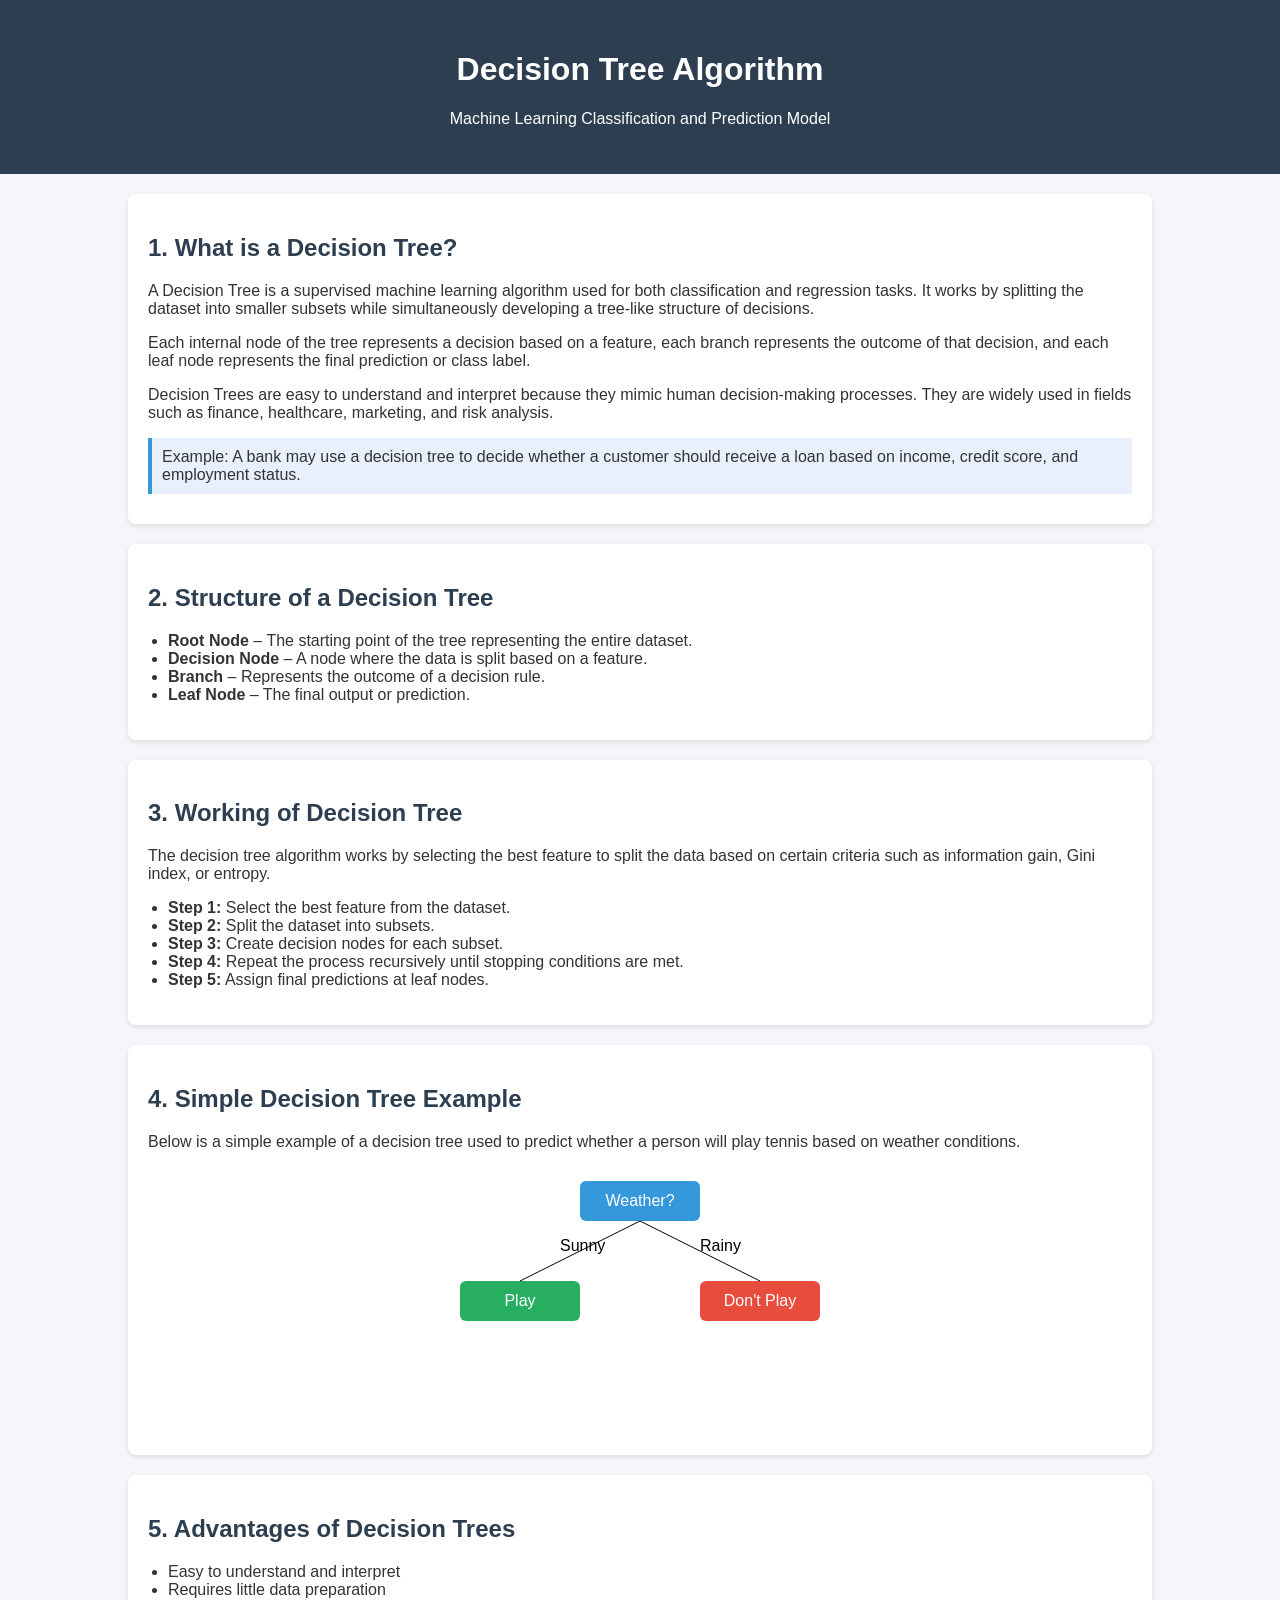
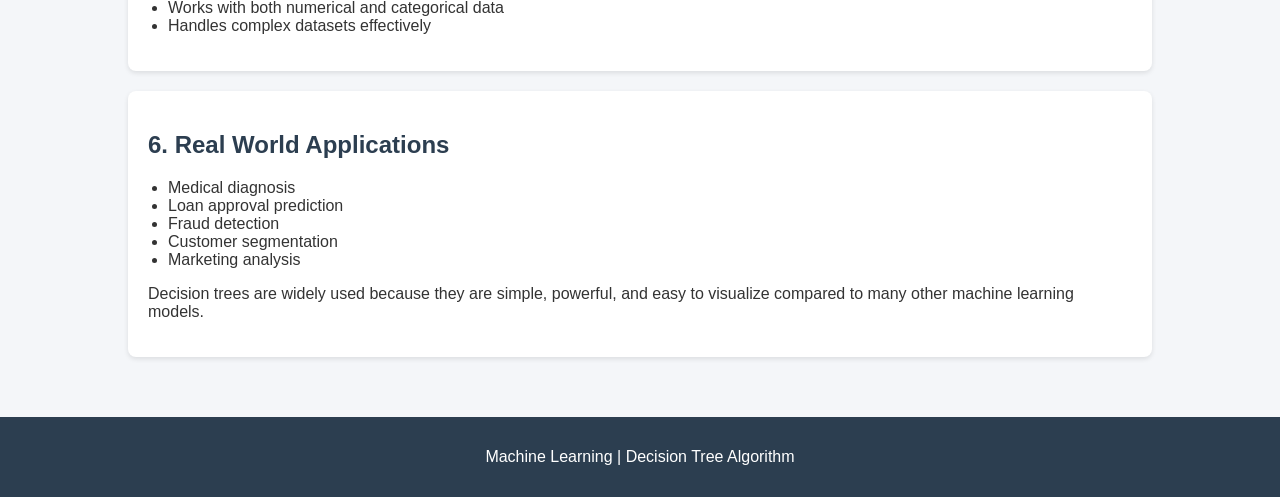
<file: decisiontree.html>
<!DOCTYPE html>
<html lang="en">
<head>
<meta charset="UTF-8">
<meta name="viewport" content="width=device-width, initial-scale=1.0">
<title>Decision Tree</title>

<style>

body{
    font-family: Arial, Helvetica, sans-serif;
    margin:0;
    background:#f4f6f9;
    color:#333;
}

header{
    background:#2c3e50;
    color:white;
    text-align:center;
    padding:30px;
}

.container{
    width:80%;
    margin:auto;
    padding:20px;
}

.section{
    background:white;
    padding:20px;
    margin-bottom:20px;
    border-radius:8px;
    box-shadow:0 2px 5px rgba(0,0,0,0.1);
}

h2{
    color:#2c3e50;
}

ul{
    padding-left:20px;
}

.highlight{
    background:#e8f0fe;
    padding:10px;
    border-left:4px solid #3498db;
    margin:10px 0;
}

.tree{
    text-align:center;
    margin-top:20px;
}

footer{
    text-align:center;
    padding:15px;
    background:#2c3e50;
    color:white;
    margin-top:20px;
}

</style>
</head>

<body>

<header>
<h1>Decision Tree Algorithm</h1>
<p>Machine Learning Classification and Prediction Model</p>
</header>

<div class="container">

<div class="section">
<h2>1. What is a Decision Tree?</h2>

<p>
A Decision Tree is a supervised machine learning algorithm used for both
classification and regression tasks. It works by splitting the dataset
into smaller subsets while simultaneously developing a tree-like structure
of decisions.
</p>

<p>
Each internal node of the tree represents a decision based on a feature,
each branch represents the outcome of that decision, and each leaf node
represents the final prediction or class label.
</p>

<p>
Decision Trees are easy to understand and interpret because they mimic
human decision-making processes. They are widely used in fields such as
finance, healthcare, marketing, and risk analysis.
</p>

<div class="highlight">
Example: A bank may use a decision tree to decide whether a customer
should receive a loan based on income, credit score, and employment status.
</div>

</div>


<div class="section">
<h2>2. Structure of a Decision Tree</h2>

<ul>
<li><b>Root Node</b> – The starting point of the tree representing the entire dataset.</li>
<li><b>Decision Node</b> – A node where the data is split based on a feature.</li>
<li><b>Branch</b> – Represents the outcome of a decision rule.</li>
<li><b>Leaf Node</b> – The final output or prediction.</li>
</ul>

</div>


<div class="section">
<h2>3. Working of Decision Tree</h2>

<p>
The decision tree algorithm works by selecting the best feature to split
the data based on certain criteria such as information gain, Gini index,
or entropy.
</p>

<ul>
<li><b>Step 1:</b> Select the best feature from the dataset.</li>
<li><b>Step 2:</b> Split the dataset into subsets.</li>
<li><b>Step 3:</b> Create decision nodes for each subset.</li>
<li><b>Step 4:</b> Repeat the process recursively until stopping conditions are met.</li>
<li><b>Step 5:</b> Assign final predictions at leaf nodes.</li>
</ul>

</div>


<div class="section">
<h2>4. Simple Decision Tree Example</h2>

<p>
Below is a simple example of a decision tree used to predict whether a
person will play tennis based on weather conditions.
</p>

<div class="tree">

<svg width="500" height="260">

<!-- Root -->
<rect x="190" y="10" width="120" height="40" fill="#3498db" rx="6"/>
<text x="250" y="35" text-anchor="middle" fill="white">Weather?</text>

<!-- Left Node -->
<rect x="70" y="110" width="120" height="40" fill="#27ae60" rx="6"/>
<text x="130" y="135" text-anchor="middle" fill="white">Play</text>

<!-- Right Node -->
<rect x="310" y="110" width="120" height="40" fill="#e74c3c" rx="6"/>
<text x="370" y="135" text-anchor="middle" fill="white">Don't Play</text>

<!-- Lines -->
<line x1="250" y1="50" x2="130" y2="110" stroke="black"/>
<line x1="250" y1="50" x2="370" y2="110" stroke="black"/>

<!-- Labels -->
<text x="170" y="80">Sunny</text>
<text x="310" y="80">Rainy</text>

</svg>

</div>

</div>


<div class="section">
<h2>5. Advantages of Decision Trees</h2>

<ul>
<li>Easy to understand and interpret</li>
<li>Requires little data preparation</li>
<li>Works with both numerical and categorical data</li>
<li>Handles complex datasets effectively</li>
</ul>

</div>


<div class="section">
<h2>6. Real World Applications</h2>

<ul>
<li>Medical diagnosis</li>
<li>Loan approval prediction</li>
<li>Fraud detection</li>
<li>Customer segmentation</li>
<li>Marketing analysis</li>
</ul>

<p>
Decision trees are widely used because they are simple, powerful,
and easy to visualize compared to many other machine learning models.
</p>

</div>


</div>

<footer>
<p>Machine Learning | Decision Tree Algorithm</p>
</footer>

</body>
</html>
</file>
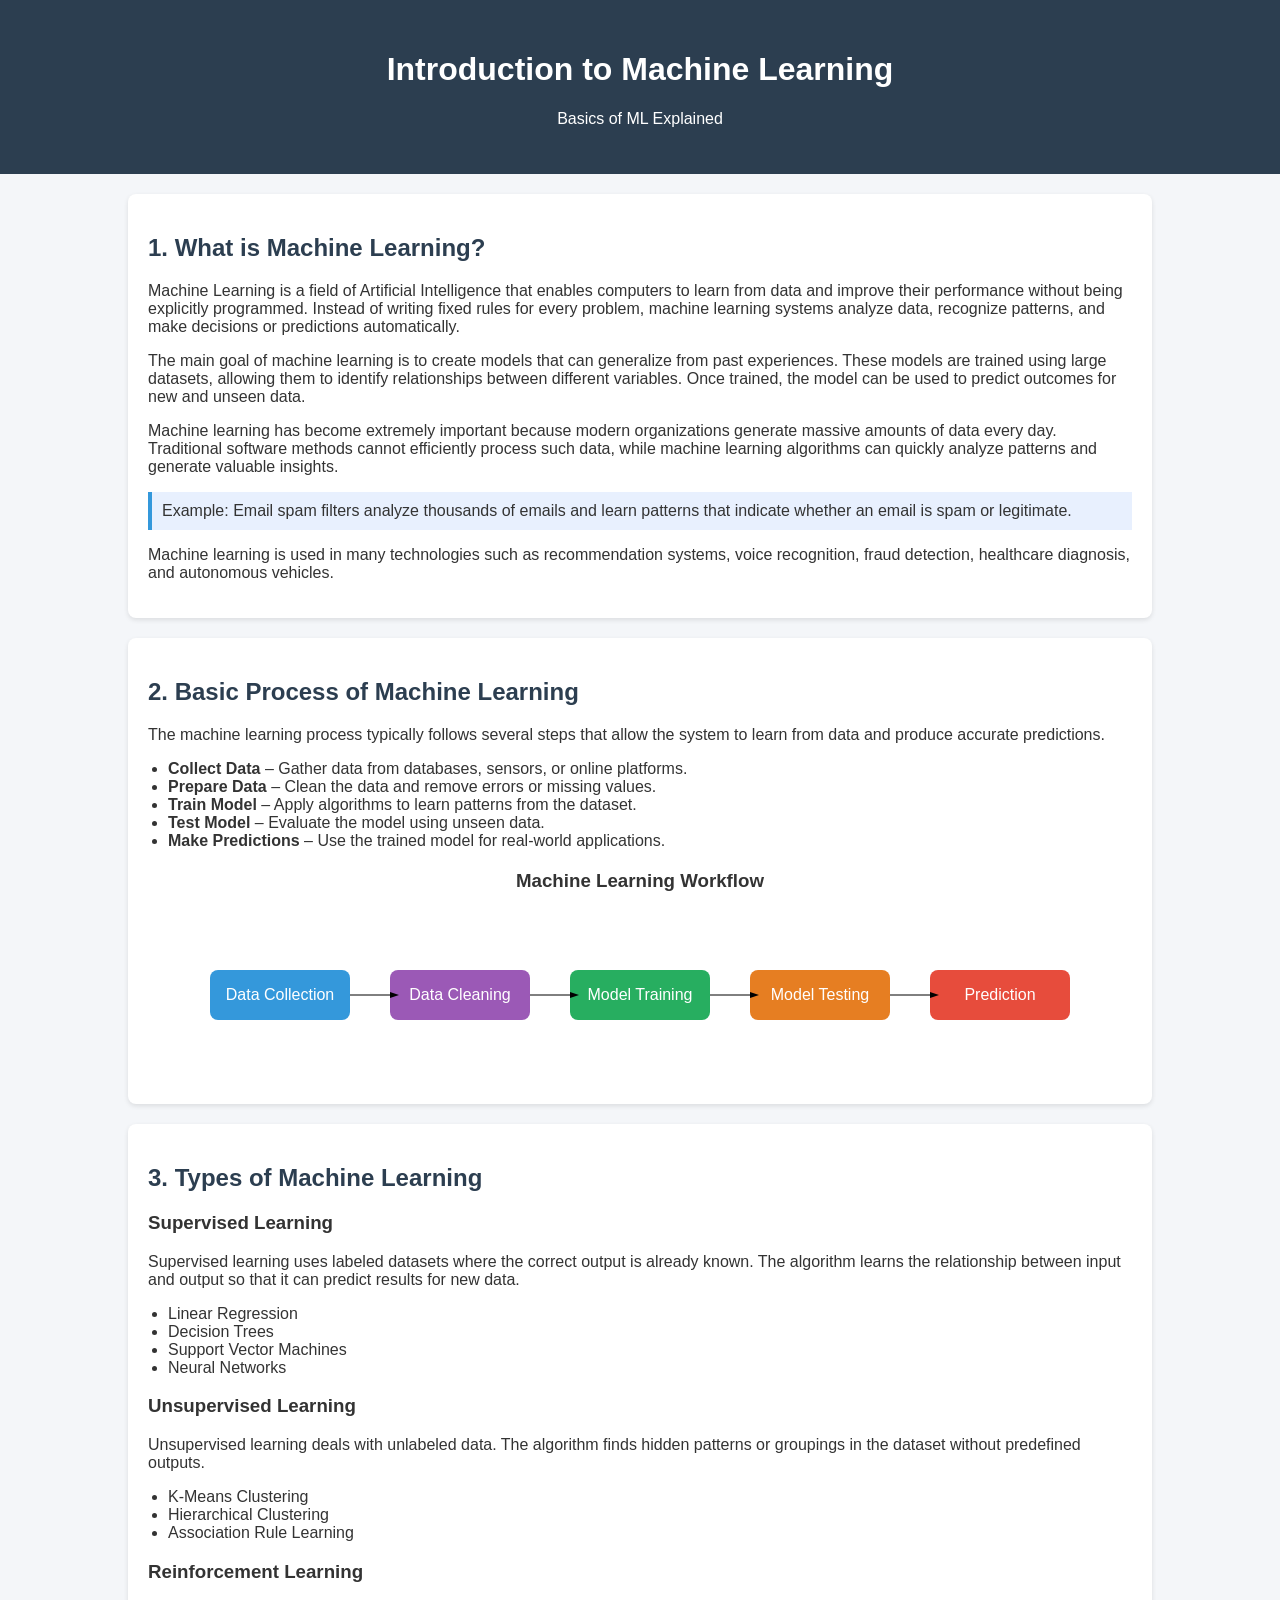
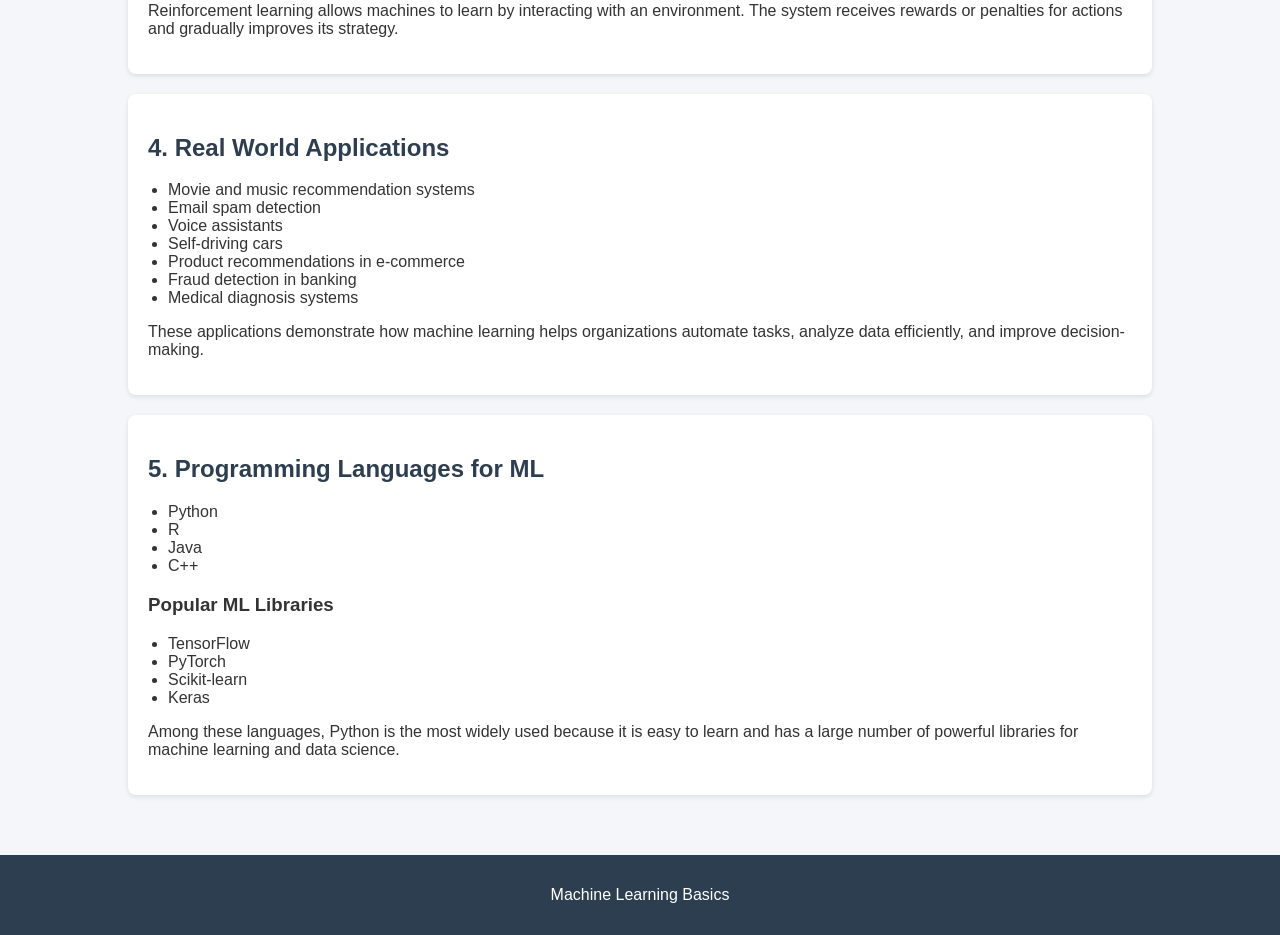
<file: introtoml.html>
<!DOCTYPE html>
<html lang="en">
<head>
<meta charset="UTF-8">
<meta name="viewport" content="width=device-width, initial-scale=1.0">
<title>Introduction to Machine Learning</title>

<style>
body{
    font-family: Arial, Helvetica, sans-serif;
    margin:0;
    background:#f4f6f9;
    color:#333;
}

header{
    background:#2c3e50;
    color:white;
    text-align:center;
    padding:30px;
}

.container{
    width:80%;
    margin:auto;
    padding:20px;
}

.section{
    background:white;
    padding:20px;
    margin-bottom:20px;
    border-radius:8px;
    box-shadow:0 2px 5px rgba(0,0,0,0.1);
}

h2{
    color:#2c3e50;
}

ul{
    padding-left:20px;
}

.highlight{
    background:#e8f0fe;
    padding:10px;
    border-left:4px solid #3498db;
    margin:10px 0;
}

.workflow{
    text-align:center;
    margin-top:20px;
}

footer{
    text-align:center;
    padding:15px;
    background:#2c3e50;
    color:white;
    margin-top:20px;
}
</style>
</head>

<body>

<header>
<h1>Introduction to Machine Learning</h1>
<p>Basics of ML Explained</p>
</header>

<div class="container">

<div class="section">
<h2>1. What is Machine Learning?</h2>

<p>
Machine Learning is a field of Artificial Intelligence that enables computers to learn from data
and improve their performance without being explicitly programmed. Instead of writing fixed rules
for every problem, machine learning systems analyze data, recognize patterns, and make decisions
or predictions automatically.
</p>

<p>
The main goal of machine learning is to create models that can generalize from past experiences.
These models are trained using large datasets, allowing them to identify relationships between
different variables. Once trained, the model can be used to predict outcomes for new and unseen data.
</p>

<p>
Machine learning has become extremely important because modern organizations generate massive
amounts of data every day. Traditional software methods cannot efficiently process such data,
while machine learning algorithms can quickly analyze patterns and generate valuable insights.
</p>

<div class="highlight">
Example: Email spam filters analyze thousands of emails and learn patterns
that indicate whether an email is spam or legitimate.
</div>

<p>
Machine learning is used in many technologies such as recommendation systems,
voice recognition, fraud detection, healthcare diagnosis, and autonomous vehicles.
</p>

</div>


<div class="section">
<h2>2. Basic Process of Machine Learning</h2>

<p>
The machine learning process typically follows several steps that allow the system
to learn from data and produce accurate predictions.
</p>

<ul>
<li><b>Collect Data</b> – Gather data from databases, sensors, or online platforms.</li>
<li><b>Prepare Data</b> – Clean the data and remove errors or missing values.</li>
<li><b>Train Model</b> – Apply algorithms to learn patterns from the dataset.</li>
<li><b>Test Model</b> – Evaluate the model using unseen data.</li>
<li><b>Make Predictions</b> – Use the trained model for real-world applications.</li>
</ul>

<div class="workflow">

<h3>Machine Learning Workflow</h3>

<svg width="900" height="170">

<rect x="20" y="60" width="140" height="50" fill="#3498db" rx="8"/>
<text x="90" y="90" fill="white" text-anchor="middle">Data Collection</text>

<rect x="200" y="60" width="140" height="50" fill="#9b59b6" rx="8"/>
<text x="270" y="90" fill="white" text-anchor="middle">Data Cleaning</text>

<rect x="380" y="60" width="140" height="50" fill="#27ae60" rx="8"/>
<text x="450" y="90" fill="white" text-anchor="middle">Model Training</text>

<rect x="560" y="60" width="140" height="50" fill="#e67e22" rx="8"/>
<text x="630" y="90" fill="white" text-anchor="middle">Model Testing</text>

<rect x="740" y="60" width="140" height="50" fill="#e74c3c" rx="8"/>
<text x="810" y="90" fill="white" text-anchor="middle">Prediction</text>

<line x1="160" y1="85" x2="200" y2="85" stroke="black" marker-end="url(#arrow)"/>
<line x1="340" y1="85" x2="380" y2="85" stroke="black" marker-end="url(#arrow)"/>
<line x1="520" y1="85" x2="560" y2="85" stroke="black" marker-end="url(#arrow)"/>
<line x1="700" y1="85" x2="740" y2="85" stroke="black" marker-end="url(#arrow)"/>

<defs>
<marker id="arrow" markerWidth="10" markerHeight="10" refX="0" refY="3"
orient="auto" markerUnits="strokeWidth">
<path d="M0,0 L0,6 L9,3 z" fill="#000"/>
</marker>
</defs>

</svg>

</div>

</div>


<div class="section">
<h2>3. Types of Machine Learning</h2>

<h3>Supervised Learning</h3>
<p>
Supervised learning uses labeled datasets where the correct output is already known.
The algorithm learns the relationship between input and output so that it can predict
results for new data.
</p>

<ul>
<li>Linear Regression</li>
<li>Decision Trees</li>
<li>Support Vector Machines</li>
<li>Neural Networks</li>
</ul>


<h3>Unsupervised Learning</h3>
<p>
Unsupervised learning deals with unlabeled data. The algorithm finds hidden patterns
or groupings in the dataset without predefined outputs.
</p>

<ul>
<li>K-Means Clustering</li>
<li>Hierarchical Clustering</li>
<li>Association Rule Learning</li>
</ul>


<h3>Reinforcement Learning</h3>
<p>
Reinforcement learning allows machines to learn by interacting with an environment.
The system receives rewards or penalties for actions and gradually improves its strategy.
</p>

</div>


<div class="section">
<h2>4. Real World Applications</h2>

<ul>
<li>Movie and music recommendation systems</li>
<li>Email spam detection</li>
<li>Voice assistants</li>
<li>Self-driving cars</li>
<li>Product recommendations in e-commerce</li>
<li>Fraud detection in banking</li>
<li>Medical diagnosis systems</li>
</ul>

<p>
These applications demonstrate how machine learning helps organizations automate
tasks, analyze data efficiently, and improve decision-making.
</p>

</div>


<div class="section">
<h2>5. Programming Languages for ML</h2>

<ul>
<li>Python</li>
<li>R</li>
<li>Java</li>
<li>C++</li>
</ul>

<h3>Popular ML Libraries</h3>

<ul>
<li>TensorFlow</li>
<li>PyTorch</li>
<li>Scikit-learn</li>
<li>Keras</li>
</ul>

<p>
Among these languages, Python is the most widely used because it is easy to learn
and has a large number of powerful libraries for machine learning and data science.
</p>

</div>

</div>


<footer>
<p>Machine Learning Basics</p>
</footer>

</body>
</html>
</file>
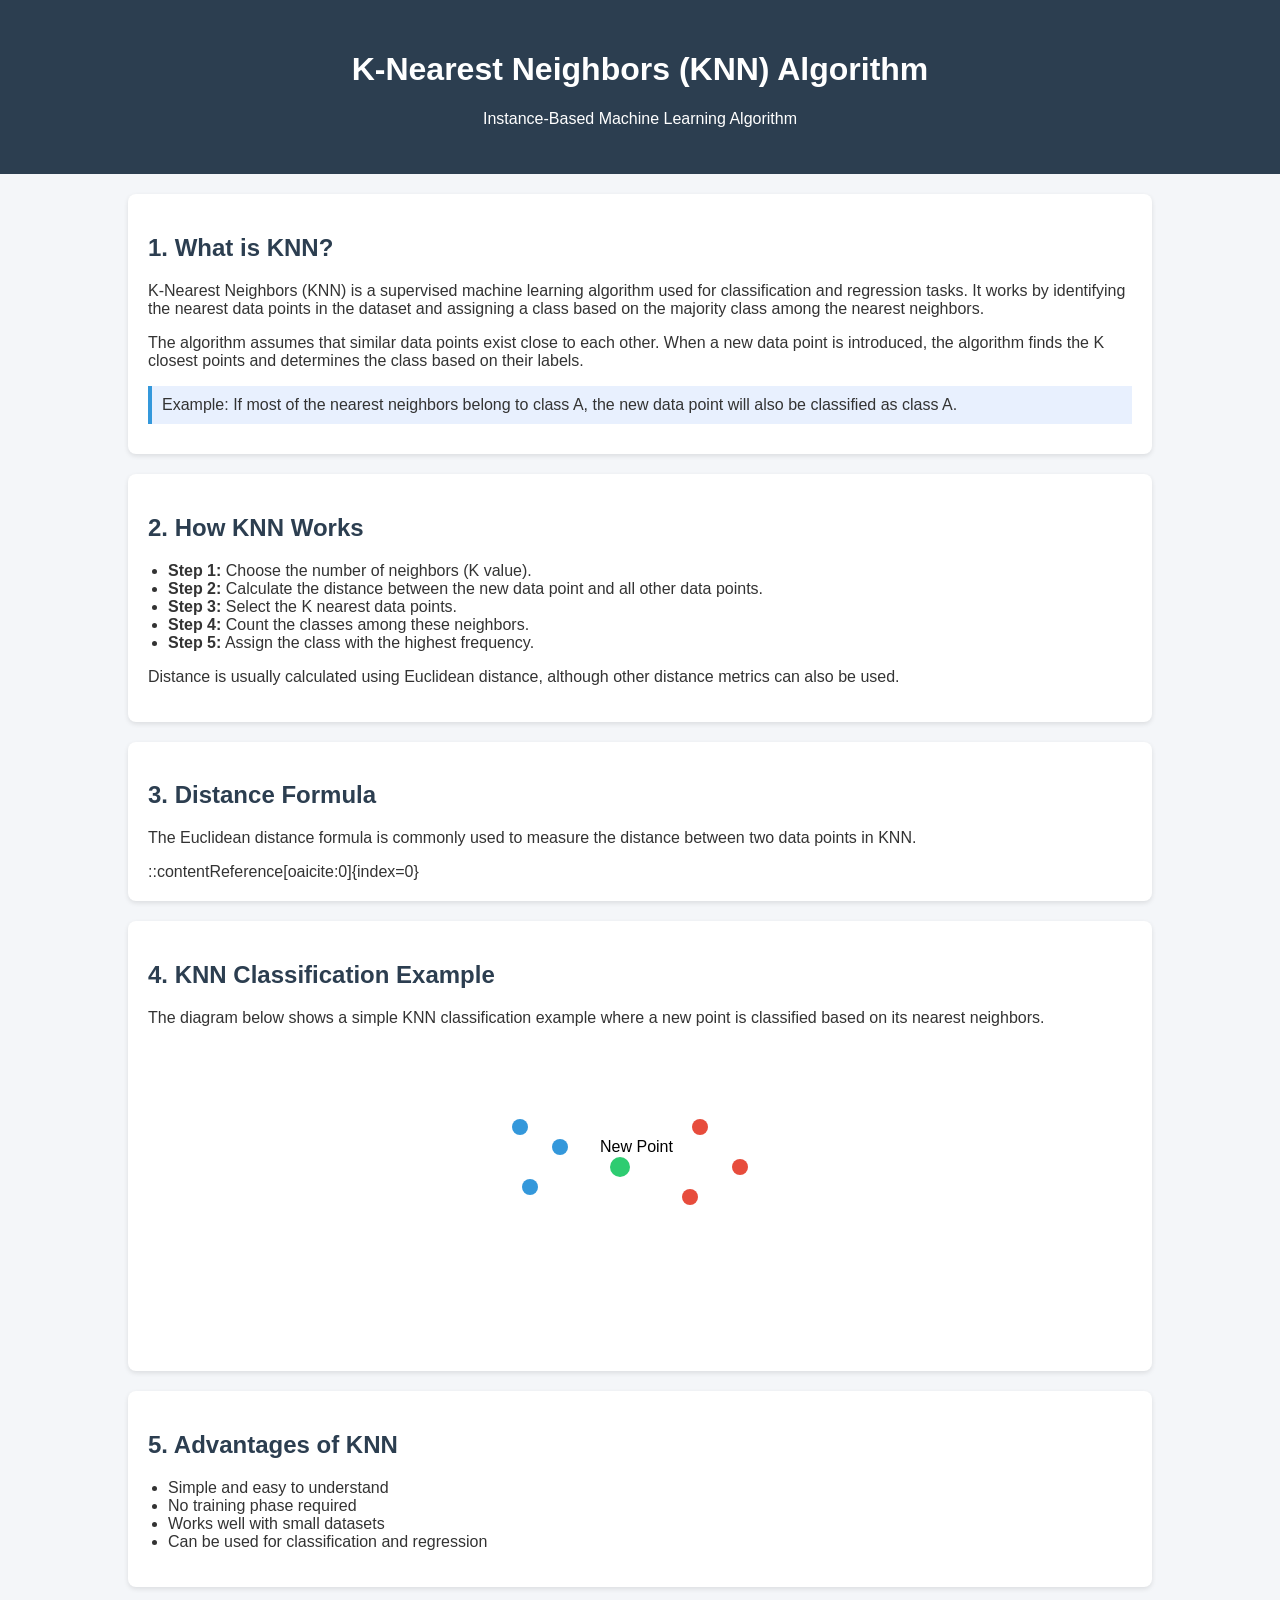
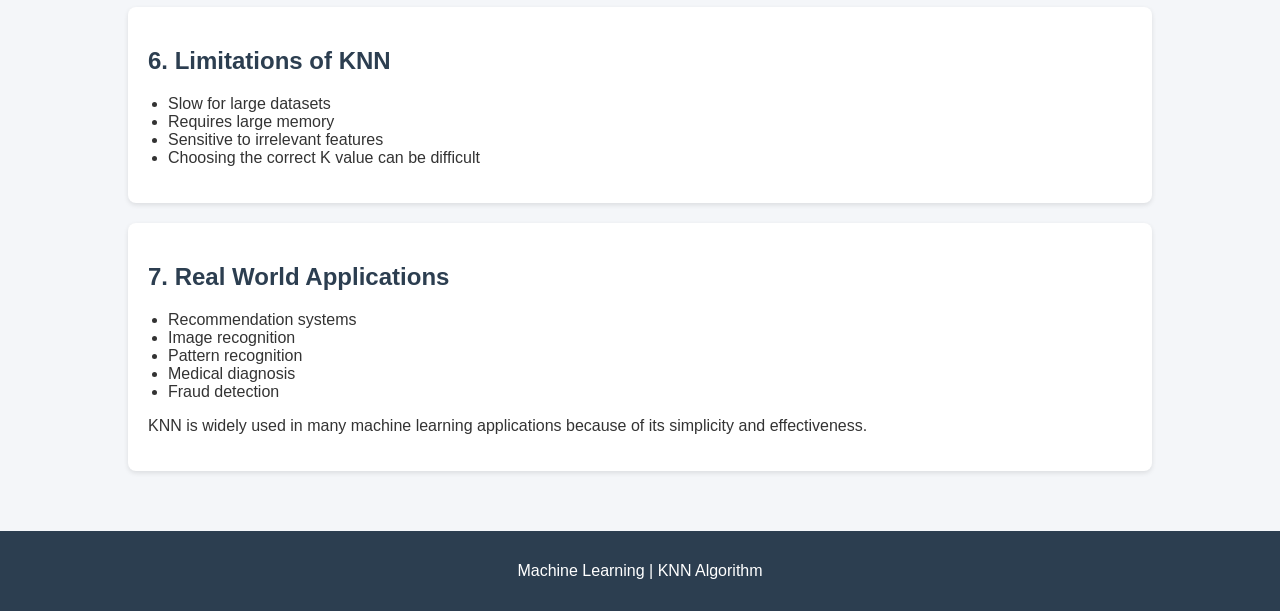
<file: knn.html>
<!DOCTYPE html>
<html lang="en">
<head>
<meta charset="UTF-8">
<meta name="viewport" content="width=device-width, initial-scale=1.0">
<title>K-Nearest Neighbors (KNN) Algorithm</title>

<style>

body{
    font-family: Arial, Helvetica, sans-serif;
    margin:0;
    background:#f4f6f9;
    color:#333;
}

header{
    background:#2c3e50;
    color:white;
    text-align:center;
    padding:30px;
}

.container{
    width:80%;
    margin:auto;
    padding:20px;
}

.section{
    background:white;
    padding:20px;
    margin-bottom:20px;
    border-radius:8px;
    box-shadow:0 2px 5px rgba(0,0,0,0.1);
}

h2{
    color:#2c3e50;
}

ul{
    padding-left:20px;
}

.highlight{
    background:#e8f0fe;
    padding:10px;
    border-left:4px solid #3498db;
    margin:10px 0;
}

.diagram{
    text-align:center;
    margin-top:20px;
}

footer{
    text-align:center;
    padding:15px;
    background:#2c3e50;
    color:white;
    margin-top:20px;
}

</style>
</head>

<body>

<header>
<h1>K-Nearest Neighbors (KNN) Algorithm</h1>
<p>Instance-Based Machine Learning Algorithm</p>
</header>

<div class="container">

<div class="section">
<h2>1. What is KNN?</h2>

<p>
K-Nearest Neighbors (KNN) is a supervised machine learning algorithm used
for classification and regression tasks. It works by identifying the
nearest data points in the dataset and assigning a class based on the
majority class among the nearest neighbors.
</p>

<p>
The algorithm assumes that similar data points exist close to each other.
When a new data point is introduced, the algorithm finds the K closest
points and determines the class based on their labels.
</p>

<div class="highlight">
Example: If most of the nearest neighbors belong to class A,
the new data point will also be classified as class A.
</div>

</div>


<div class="section">
<h2>2. How KNN Works</h2>

<ul>
<li><b>Step 1:</b> Choose the number of neighbors (K value).</li>
<li><b>Step 2:</b> Calculate the distance between the new data point and all other data points.</li>
<li><b>Step 3:</b> Select the K nearest data points.</li>
<li><b>Step 4:</b> Count the classes among these neighbors.</li>
<li><b>Step 5:</b> Assign the class with the highest frequency.</li>
</ul>

<p>
Distance is usually calculated using Euclidean distance,
although other distance metrics can also be used.
</p>

</div>


<div class="section">
<h2>3. Distance Formula</h2>

<p>
The Euclidean distance formula is commonly used to measure the distance
between two data points in KNN.
</p>


::contentReference[oaicite:0]{index=0}


</div>


<div class="section">
<h2>4. KNN Classification Example</h2>

<p>
The diagram below shows a simple KNN classification example where
a new point is classified based on its nearest neighbors.
</p>

<div class="diagram">

<svg width="400" height="300">

<!-- Class A -->
<circle cx="80" cy="80" r="8" fill="#3498db"/>
<circle cx="120" cy="100" r="8" fill="#3498db"/>
<circle cx="90" cy="140" r="8" fill="#3498db"/>

<!-- Class B -->
<circle cx="260" cy="80" r="8" fill="#e74c3c"/>
<circle cx="300" cy="120" r="8" fill="#e74c3c"/>
<circle cx="250" cy="150" r="8" fill="#e74c3c"/>

<!-- New Point -->
<circle cx="180" cy="120" r="10" fill="#2ecc71"/>

<text x="160" y="105">New Point</text>

</svg>

</div>

</div>


<div class="section">
<h2>5. Advantages of KNN</h2>

<ul>
<li>Simple and easy to understand</li>
<li>No training phase required</li>
<li>Works well with small datasets</li>
<li>Can be used for classification and regression</li>
</ul>

</div>


<div class="section">
<h2>6. Limitations of KNN</h2>

<ul>
<li>Slow for large datasets</li>
<li>Requires large memory</li>
<li>Sensitive to irrelevant features</li>
<li>Choosing the correct K value can be difficult</li>
</ul>

</div>


<div class="section">
<h2>7. Real World Applications</h2>

<ul>
<li>Recommendation systems</li>
<li>Image recognition</li>
<li>Pattern recognition</li>
<li>Medical diagnosis</li>
<li>Fraud detection</li>
</ul>

<p>
KNN is widely used in many machine learning applications
because of its simplicity and effectiveness.
</p>

</div>


</div>

<footer>
<p>Machine Learning | KNN Algorithm</p>
</footer>

</body>
</html>
</file>
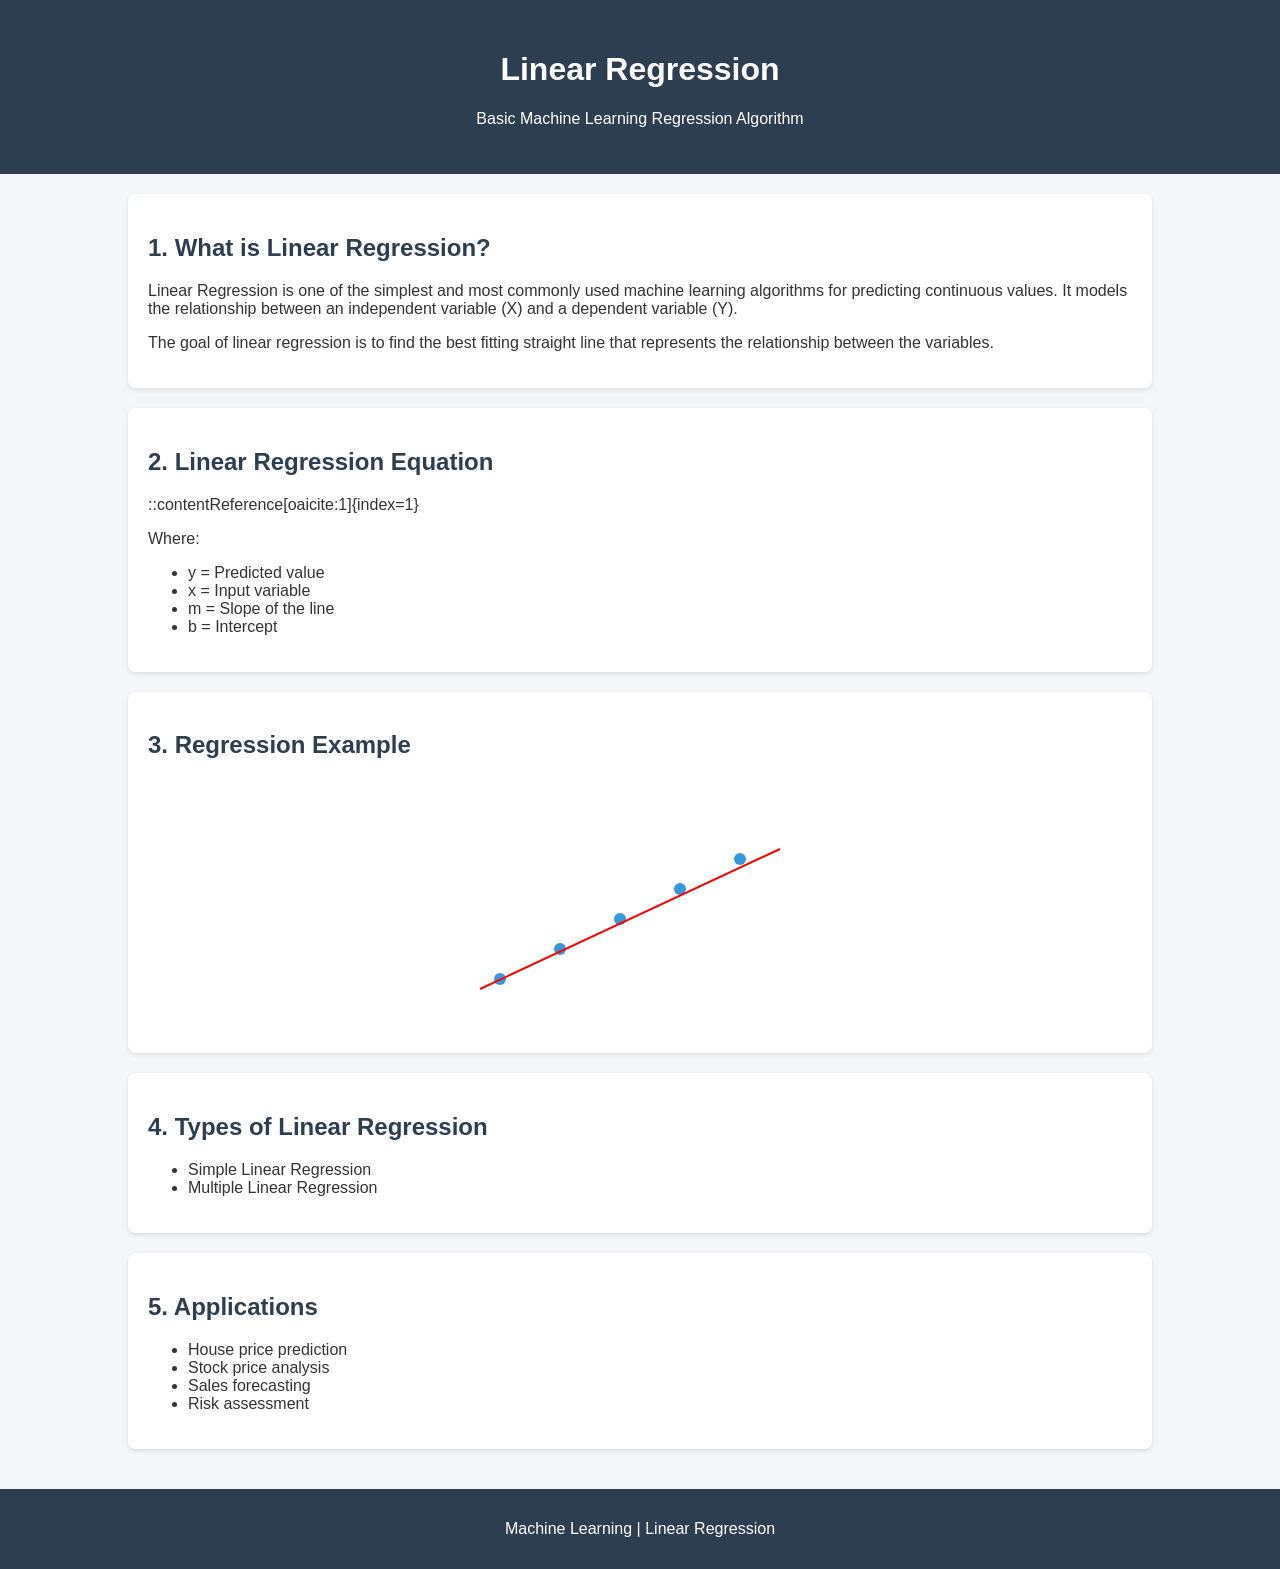
<file: linear.html>
<!DOCTYPE html>
<html lang="en">
<head>
<meta charset="UTF-8">
<meta name="viewport" content="width=device-width, initial-scale=1.0">
<title>Linear Regression</title>

<style>

body{
    font-family: Arial, Helvetica, sans-serif;
    margin:0;
    background:#f4f6f9;
    color:#333;
}

header{
    background:#2c3e50;
    color:white;
    text-align:center;
    padding:30px;
}

.container{
    width:80%;
    margin:auto;
    padding:20px;
}

.section{
    background:white;
    padding:20px;
    margin-bottom:20px;
    border-radius:8px;
    box-shadow:0 2px 5px rgba(0,0,0,0.1);
}

h2{
    color:#2c3e50;
}

.diagram{
text-align:center;
margin-top:20px;
}

footer{
    text-align:center;
    padding:15px;
    background:#2c3e50;
    color:white;
}

</style>
</head>

<body>

<header>
<h1>Linear Regression</h1>
<p>Basic Machine Learning Regression Algorithm</p>
</header>

<div class="container">

<div class="section">

<h2>1. What is Linear Regression?</h2>

<p>
Linear Regression is one of the simplest and most commonly used
machine learning algorithms for predicting continuous values.
It models the relationship between an independent variable (X)
and a dependent variable (Y).
</p>

<p>
The goal of linear regression is to find the best fitting straight
line that represents the relationship between the variables.
</p>

</div>

<div class="section">

<h2>2. Linear Regression Equation</h2>


::contentReference[oaicite:1]{index=1}


<p>
Where:
</p>

<ul>
<li>y = Predicted value</li>
<li>x = Input variable</li>
<li>m = Slope of the line</li>
<li>b = Intercept</li>
</ul>

</div>

<div class="section">

<h2>3. Regression Example</h2>

<div class="diagram">

<svg width="400" height="250">

<circle cx="60" cy="200" r="6" fill="#3498db"/>
<circle cx="120" cy="170" r="6" fill="#3498db"/>
<circle cx="180" cy="140" r="6" fill="#3498db"/>
<circle cx="240" cy="110" r="6" fill="#3498db"/>
<circle cx="300" cy="80" r="6" fill="#3498db"/>

<line x1="40" y1="210" x2="340" y2="70" stroke="red" stroke-width="2"/>

</svg>

</div>

</div>

<div class="section">

<h2>4. Types of Linear Regression</h2>

<ul>
<li>Simple Linear Regression</li>
<li>Multiple Linear Regression</li>
</ul>

</div>

<div class="section">

<h2>5. Applications</h2>

<ul>
<li>House price prediction</li>
<li>Stock price analysis</li>
<li>Sales forecasting</li>
<li>Risk assessment</li>
</ul>

</div>

</div>

<footer>
<p>Machine Learning | Linear Regression</p>
</footer>

</body>
</html>
</file>
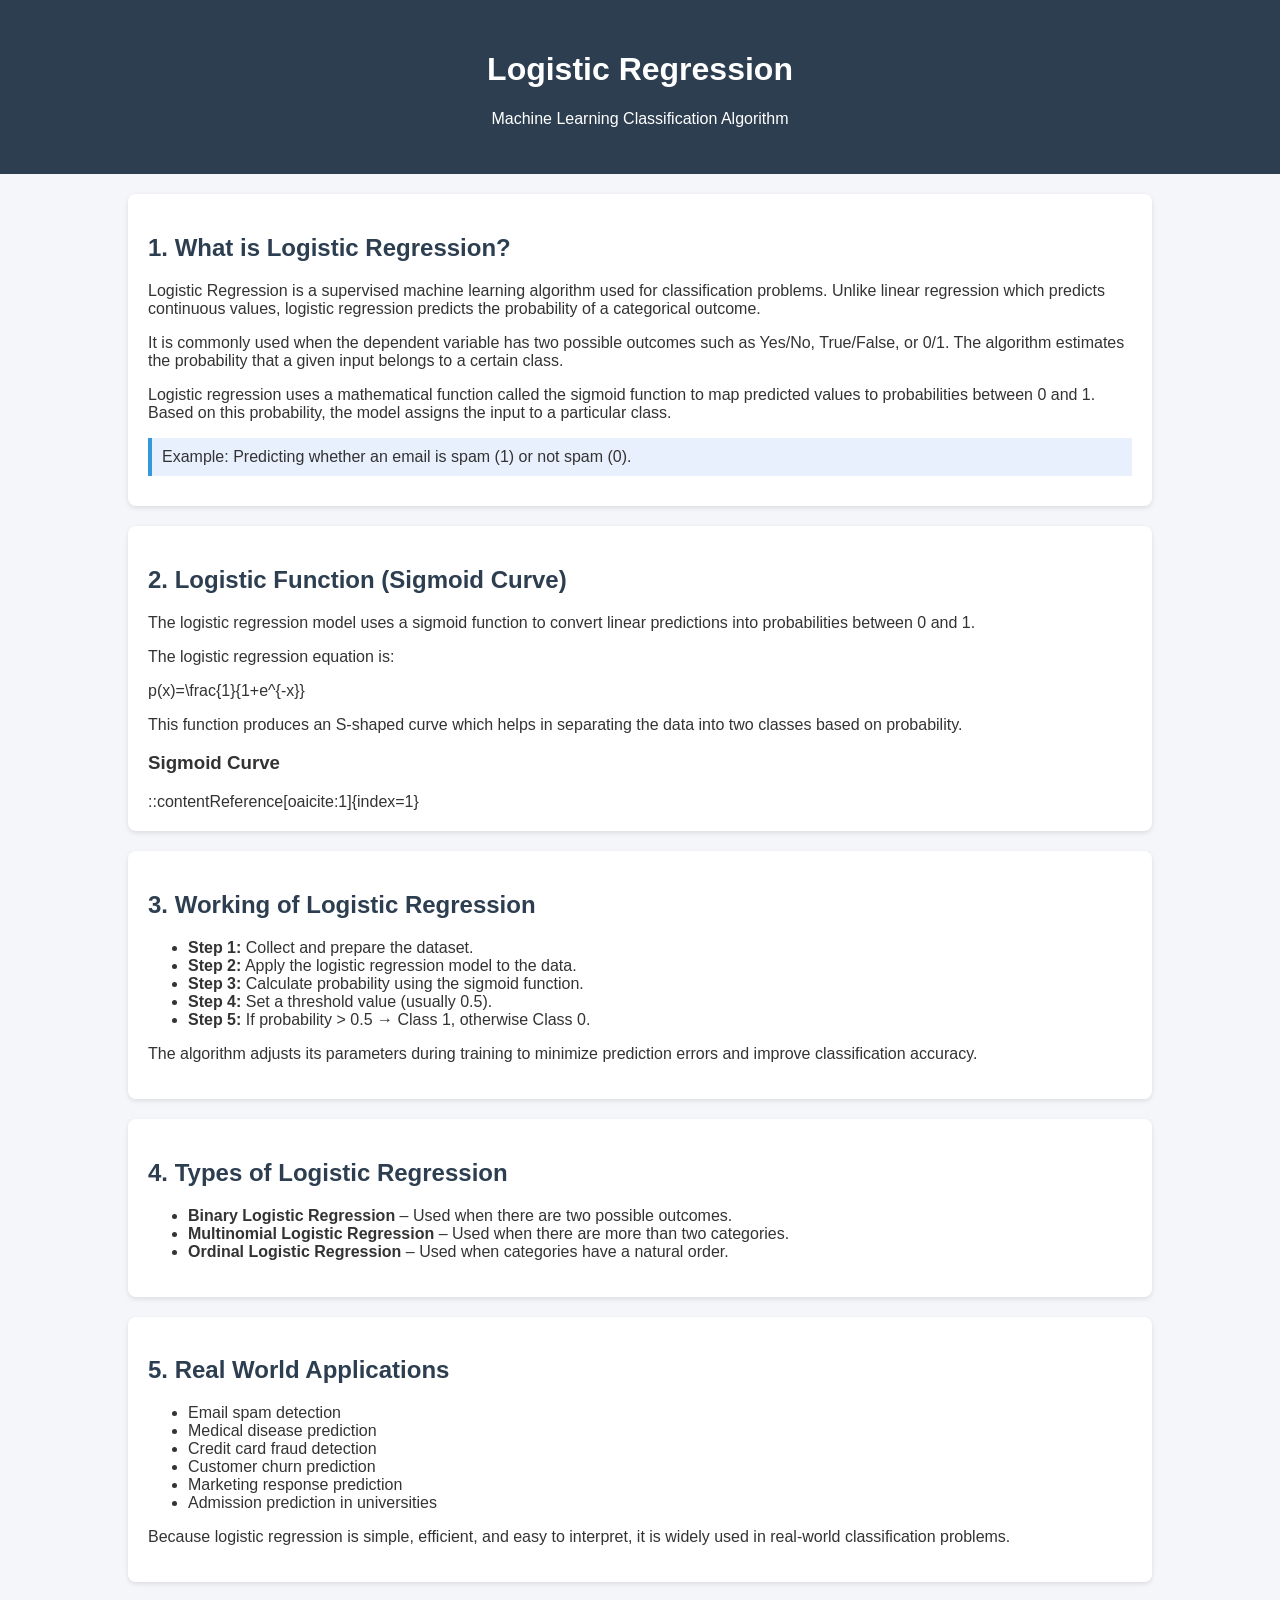
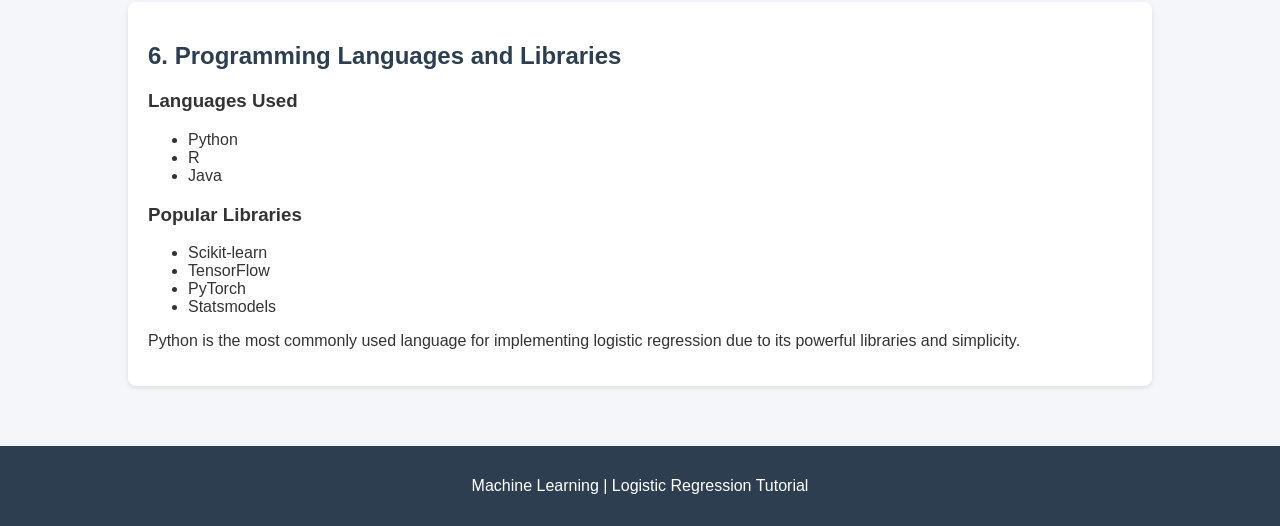
<file: logistic-regression.html>
<!DOCTYPE html>
<html lang="en">
<head>
<meta charset="UTF-8">
<meta name="viewport" content="width=device-width, initial-scale=1.0">
<title>Logistic Regression</title>

<style>

body{
    font-family: Arial, Helvetica, sans-serif;
    margin:0;
    background:#f4f6f9;
    color:#333;
}

header{
    background:#2c3e50;
    color:white;
    text-align:center;
    padding:30px;
}

.container{
    width:80%;
    margin:auto;
    padding:20px;
}

.section{
    background:white;
    padding:20px;
    margin-bottom:20px;
    border-radius:8px;
    box-shadow:0 2px 5px rgba(0,0,0,0.1);
}

h2{
    color:#2c3e50;
}

.highlight{
    background:#e8f0fe;
    padding:10px;
    border-left:4px solid #3498db;
    margin:10px 0;
}

.workflow{
    text-align:center;
    margin-top:20px;
}

footer{
    text-align:center;
    padding:15px;
    background:#2c3e50;
    color:white;
    margin-top:20px;
}

</style>
</head>

<body>

<header>
<h1>Logistic Regression</h1>
<p>Machine Learning Classification Algorithm</p>
</header>

<div class="container">


<div class="section">
<h2>1. What is Logistic Regression?</h2>

<p>
Logistic Regression is a supervised machine learning algorithm used for 
classification problems. Unlike linear regression which predicts continuous
values, logistic regression predicts the probability of a categorical outcome.
</p>

<p>
It is commonly used when the dependent variable has two possible outcomes
such as Yes/No, True/False, or 0/1. The algorithm estimates the probability
that a given input belongs to a certain class.
</p>

<p>
Logistic regression uses a mathematical function called the sigmoid function
to map predicted values to probabilities between 0 and 1. Based on this
probability, the model assigns the input to a particular class.
</p>

<div class="highlight">
Example: Predicting whether an email is spam (1) or not spam (0).
</div>

</div>


<div class="section">
<h2>2. Logistic Function (Sigmoid Curve)</h2>

<p>
The logistic regression model uses a sigmoid function to convert
linear predictions into probabilities between 0 and 1.
</p>

<p>The logistic regression equation is:</p>

p(x)=\frac{1}{1+e^{-x}}

<p>
This function produces an S-shaped curve which helps in separating
the data into two classes based on probability.
</p>

<h3>Sigmoid Curve</h3>


::contentReference[oaicite:1]{index=1}


</div>


<div class="section">
<h2>3. Working of Logistic Regression</h2>

<ul>
<li><b>Step 1:</b> Collect and prepare the dataset.</li>
<li><b>Step 2:</b> Apply the logistic regression model to the data.</li>
<li><b>Step 3:</b> Calculate probability using the sigmoid function.</li>
<li><b>Step 4:</b> Set a threshold value (usually 0.5).</li>
<li><b>Step 5:</b> If probability > 0.5 → Class 1, otherwise Class 0.</li>
</ul>

<p>
The algorithm adjusts its parameters during training to minimize
prediction errors and improve classification accuracy.
</p>

</div>


<div class="section">
<h2>4. Types of Logistic Regression</h2>

<ul>
<li><b>Binary Logistic Regression</b> – Used when there are two possible outcomes.</li>
<li><b>Multinomial Logistic Regression</b> – Used when there are more than two categories.</li>
<li><b>Ordinal Logistic Regression</b> – Used when categories have a natural order.</li>
</ul>

</div>


<div class="section">
<h2>5. Real World Applications</h2>

<ul>
<li>Email spam detection</li>
<li>Medical disease prediction</li>
<li>Credit card fraud detection</li>
<li>Customer churn prediction</li>
<li>Marketing response prediction</li>
<li>Admission prediction in universities</li>
</ul>

<p>
Because logistic regression is simple, efficient, and easy to interpret,
it is widely used in real-world classification problems.
</p>

</div>


<div class="section">
<h2>6. Programming Languages and Libraries</h2>

<h3>Languages Used</h3>

<ul>
<li>Python</li>
<li>R</li>
<li>Java</li>
</ul>

<h3>Popular Libraries</h3>

<ul>
<li>Scikit-learn</li>
<li>TensorFlow</li>
<li>PyTorch</li>
<li>Statsmodels</li>
</ul>

<p>
Python is the most commonly used language for implementing logistic regression
due to its powerful libraries and simplicity.
</p>

</div>


</div>


<footer>
<p>Machine Learning | Logistic Regression Tutorial</p>
</footer>

</body>
</html>
</file>
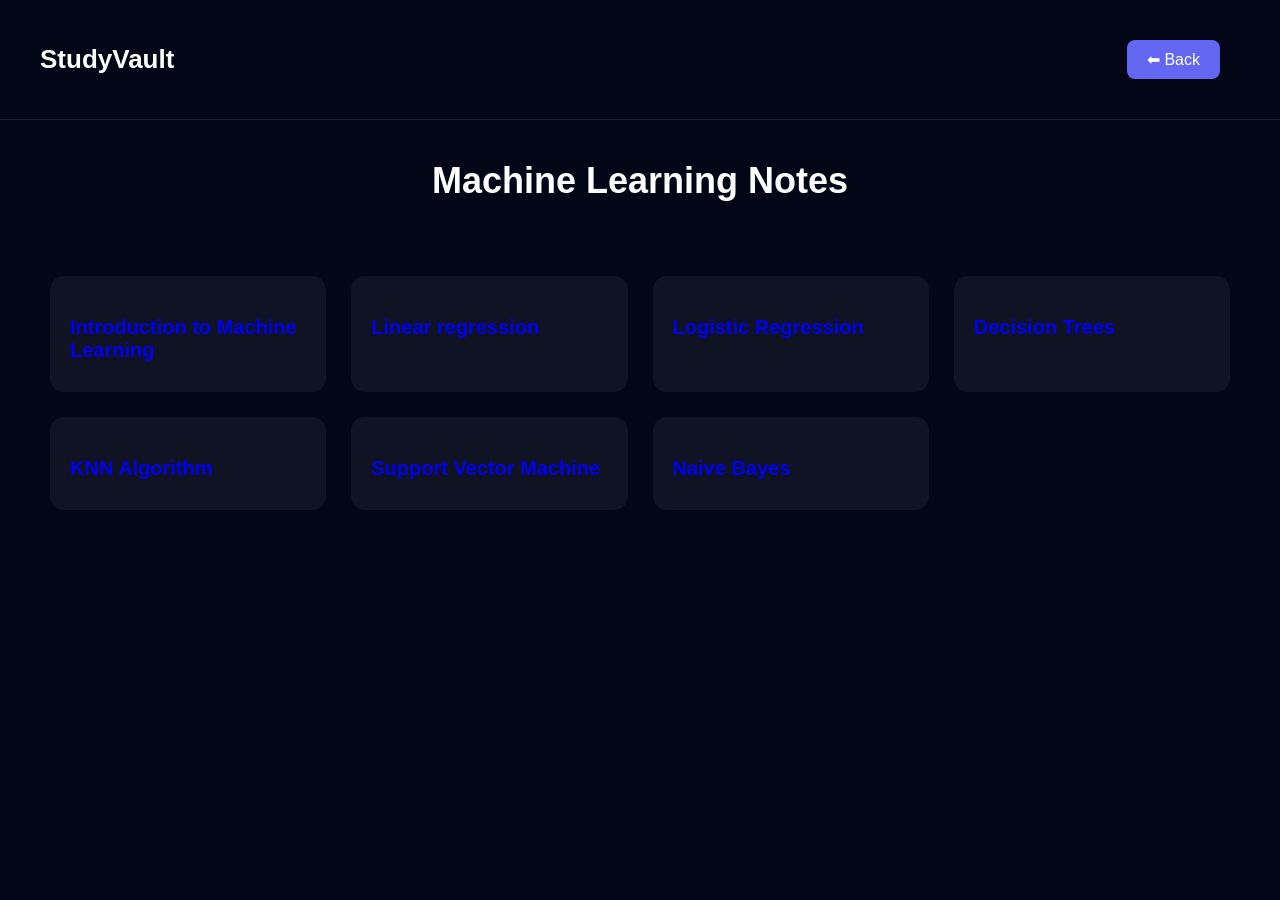
<file: machine-learning.html>
<!DOCTYPE html>
<html>

<head>

<title>Machine Learning Notes</title>

<style>

body{
margin:0;
font-family:Poppins, sans-serif;
background:#020617;
color:white;
}

/* HEADER */

header{
display:flex;
justify-content:space-between;
align-items:center;
padding:20px 40px;
background:#020617;
border-bottom:1px solid rgba(255,255,255,0.1);
}

.logo{
font-size:26px;
font-weight:700;
}

/* TITLE */

.page-title{
text-align:center;
margin-top:40px;
font-size:36px;
}

/* NOTES GRID */

.notes-grid{
display:grid;
grid-template-columns:repeat(auto-fit,minmax(250px,1fr));
gap:25px;
padding:50px;
}

/* NOTE CARD */

.note-card{
background:rgba(255,255,255,0.05);
padding:20px;
border-radius:14px;
transition:0.4s;
cursor:pointer;
}

.note-card:hover{
transform:scale(1.05);
box-shadow:0 10px 30px rgba(0,0,0,0.6);
}

/* NOTE TITLE */

.note-card h3{
margin-bottom:10px;
font-size:20px;
}

/* BACK BUTTON */

.back-btn{
margin:20px;
display:inline-block;
padding:10px 20px;
background:#6366f1;
color:white;
text-decoration:none;
border-radius:8px;
}

.back-btn:hover{
background:#4f46e5;
}

a{
  text-decoration:none
}

</style>

</head>

<body>

<header>

<div class="logo">StudyVault</div>

<a href="index.html" class="back-btn">⬅ Back</a>

</header>

<h1 class="page-title">Machine Learning Notes</h1>

<div class="notes-grid">

<div class="note-card">
<h3><a href="introtoml">Introduction to Machine Learning</a></h3>
</div>

<div class="note-card">
<h3><a href="linear.html">Linear regression</a></h3>
</div>

<div class="note-card">
<h3><a href="logistic-regression.html">Logistic Regression</a></h3>
</div>

<div class="note-card">
<h3><a href="decisiontree.html">Decision Trees</a></h3>
</div>

<div class="note-card">
<h3><a href="knn.html">KNN Algorithm</a></h3>
</div>

<div class="note-card">
<h3><a href="svm.html">Support Vector Machine</a></h3>
</div>

<div class="note-card">
<h3><a href="naivebayes.html">Naive Bayes</a></h3>
</div>

</div>

</body>

</html>
</file>
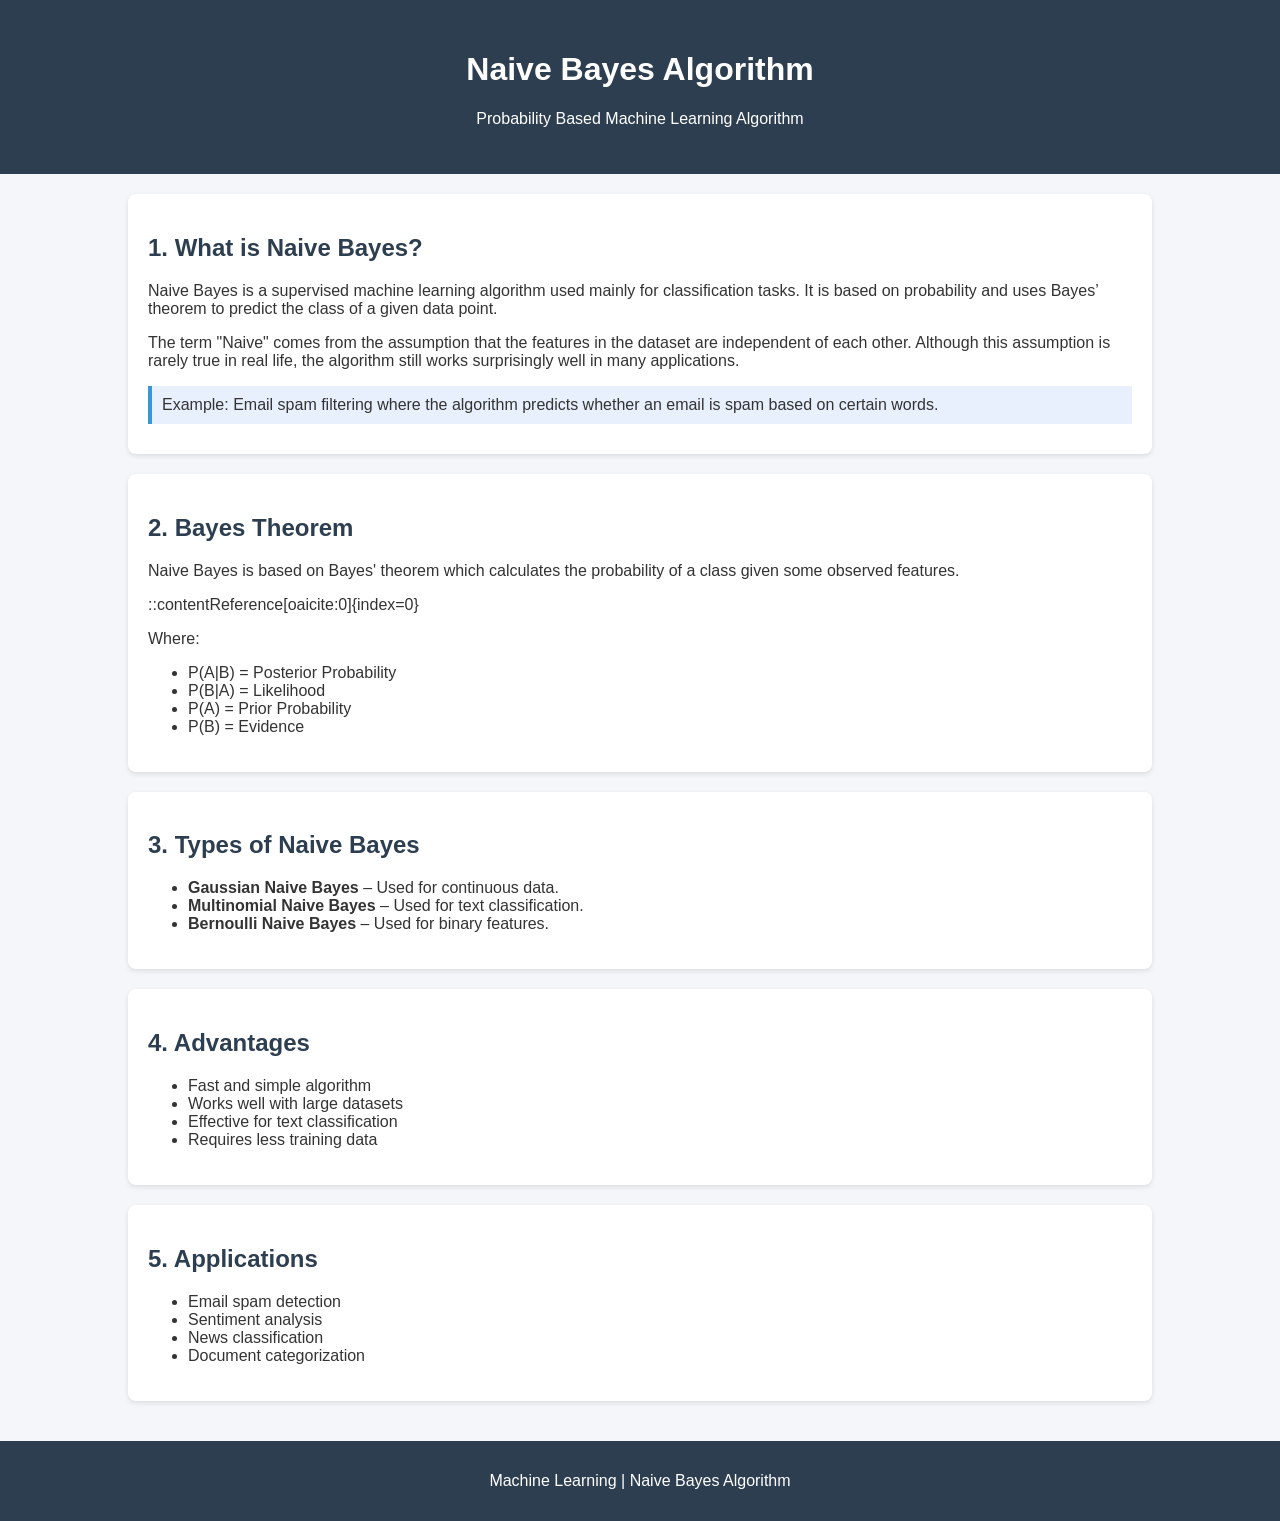
<file: naivebayes.html>
<!DOCTYPE html>
<html lang="en">
<head>
<meta charset="UTF-8">
<meta name="viewport" content="width=device-width, initial-scale=1.0">
<title>Naive Bayes Algorithm</title>

<style>
body{
    font-family: Arial, Helvetica, sans-serif;
    margin:0;
    background:#f4f6f9;
    color:#333;
}

header{
    background:#2c3e50;
    color:white;
    text-align:center;
    padding:30px;
}

.container{
    width:80%;
    margin:auto;
    padding:20px;
}

.section{
    background:white;
    padding:20px;
    margin-bottom:20px;
    border-radius:8px;
    box-shadow:0 2px 5px rgba(0,0,0,0.1);
}

h2{
    color:#2c3e50;
}

.highlight{
    background:#e8f0fe;
    padding:10px;
    border-left:4px solid #3498db;
    margin:10px 0;
}

footer{
    text-align:center;
    padding:15px;
    background:#2c3e50;
    color:white;
}
</style>

</head>

<body>

<header>
<h1>Naive Bayes Algorithm</h1>
<p>Probability Based Machine Learning Algorithm</p>
</header>

<div class="container">

<div class="section">

<h2>1. What is Naive Bayes?</h2>

<p>
Naive Bayes is a supervised machine learning algorithm used mainly
for classification tasks. It is based on probability and uses
Bayes’ theorem to predict the class of a given data point.
</p>

<p>
The term "Naive" comes from the assumption that the features
in the dataset are independent of each other. Although this
assumption is rarely true in real life, the algorithm still
works surprisingly well in many applications.
</p>

<div class="highlight">
Example: Email spam filtering where the algorithm predicts
whether an email is spam based on certain words.
</div>

</div>

<div class="section">

<h2>2. Bayes Theorem</h2>

<p>
Naive Bayes is based on Bayes' theorem which calculates the probability
of a class given some observed features.
</p>


::contentReference[oaicite:0]{index=0}


<p>
Where:
</p>

<ul>
<li>P(A|B) = Posterior Probability</li>
<li>P(B|A) = Likelihood</li>
<li>P(A) = Prior Probability</li>
<li>P(B) = Evidence</li>
</ul>

</div>

<div class="section">

<h2>3. Types of Naive Bayes</h2>

<ul>
<li><b>Gaussian Naive Bayes</b> – Used for continuous data.</li>
<li><b>Multinomial Naive Bayes</b> – Used for text classification.</li>
<li><b>Bernoulli Naive Bayes</b> – Used for binary features.</li>
</ul>

</div>

<div class="section">

<h2>4. Advantages</h2>

<ul>
<li>Fast and simple algorithm</li>
<li>Works well with large datasets</li>
<li>Effective for text classification</li>
<li>Requires less training data</li>
</ul>

</div>

<div class="section">

<h2>5. Applications</h2>

<ul>
<li>Email spam detection</li>
<li>Sentiment analysis</li>
<li>News classification</li>
<li>Document categorization</li>
</ul>

</div>

</div>

<footer>
<p>Machine Learning | Naive Bayes Algorithm</p>
</footer>

</body>
</html>
</file>
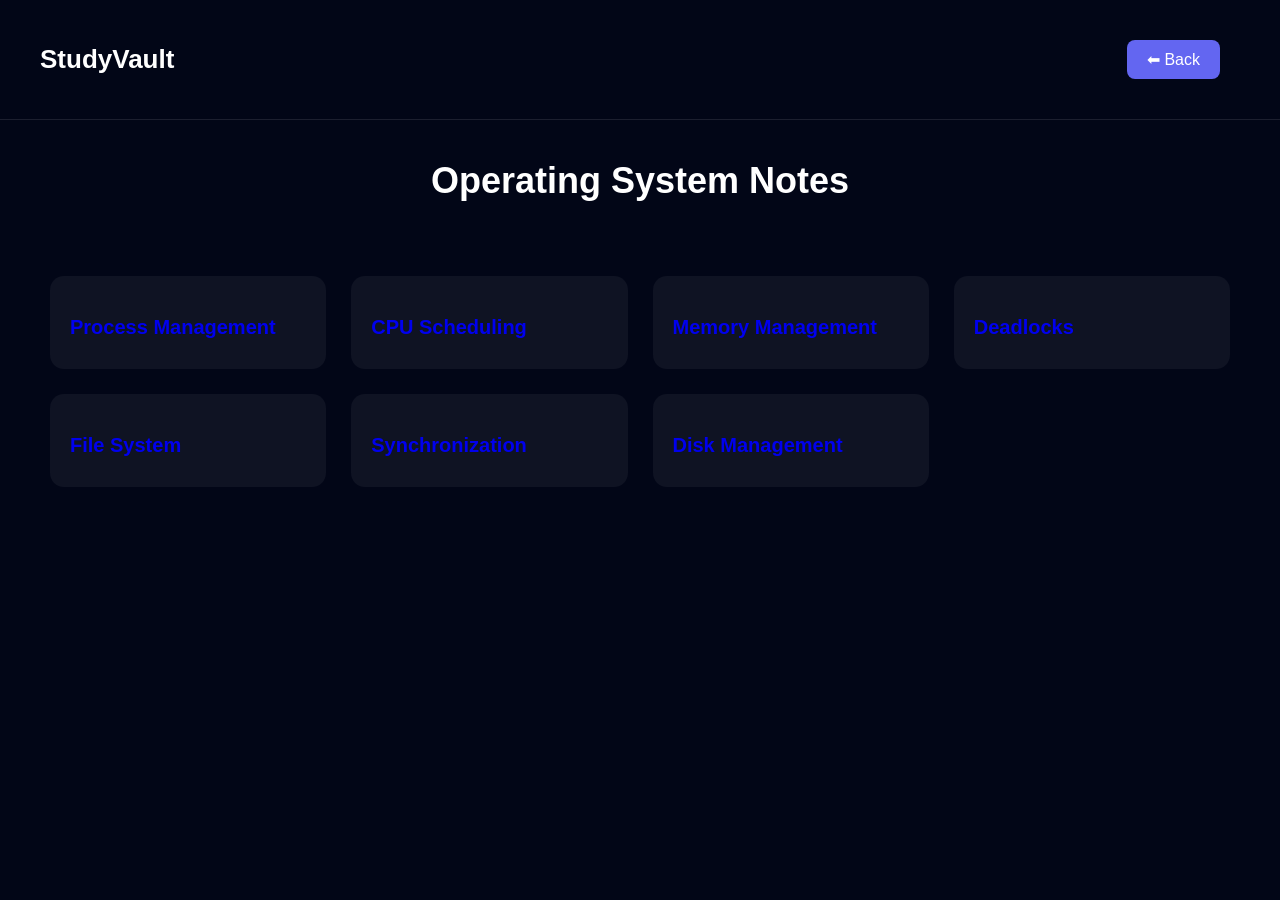
<file: os.html>
<!DOCTYPE html>
<html>

<head>

<title>Operating System Notes</title>

<style>

body{
margin:0;
font-family:Poppins, sans-serif;
background:#020617;
color:white;
}

/* HEADER */

header{
display:flex;
justify-content:space-between;
align-items:center;
padding:20px 40px;
background:#020617;
border-bottom:1px solid rgba(255,255,255,0.1);
}

.logo{
font-size:26px;
font-weight:700;
}

/* TITLE */

.page-title{
text-align:center;
margin-top:40px;
font-size:36px;
}

/* NOTES GRID */

.notes-grid{
display:grid;
grid-template-columns:repeat(auto-fit,minmax(250px,1fr));
gap:25px;
padding:50px;
}

/* NOTE CARD */

.note-card{
background:rgba(255,255,255,0.05);
padding:20px;
border-radius:14px;
transition:0.4s;
cursor:pointer;
}

.note-card:hover{
transform:scale(1.05);
box-shadow:0 10px 30px rgba(0,0,0,0.6);
}

/* NOTE TITLE */

.note-card h3{
margin-bottom:10px;
font-size:20px;
}

/* BACK BUTTON */

.back-btn{
margin:20px;
display:inline-block;
padding:10px 20px;
background:#6366f1;
color:white;
text-decoration:none;
border-radius:8px;
}

.back-btn:hover{
background:#4f46e5;
}

a{
  text-decoration:none
}

</style>

</head>

<body>

<header>

<div class="logo">StudyVault</div>

<a href="index.html" class="back-btn">⬅ Back</a>

</header>

<h1 class="page-title">Operating System Notes</h1>

<div class="notes-grid">

<div class="note-card">
<h3><a href="pm.html">Process Management </a></h3>
</div>

<div class="note-card">
<h3><a href="cpuscheduling.html">CPU Scheduling </a></h3>
</div>

<div class="note-card">
<h3><a href="memorymanagement.html">Memory Management</a></h3>
</div>

<div class="note-card">
<h3><a href="deadlock.html">Deadlocks</a></h3>
</div>

<div class="note-card">
<h3><a href="filesystem.html">File System</a></h3>
</div>

<div class="note-card">
<h3><a href="synchronization.html">Synchronization</a></h3>
</div>

<div class="note-card">
<h3><a href="diskmanagement.html">Disk Management</a></h3>
</div>

</div>

</body>

</html>
</file>
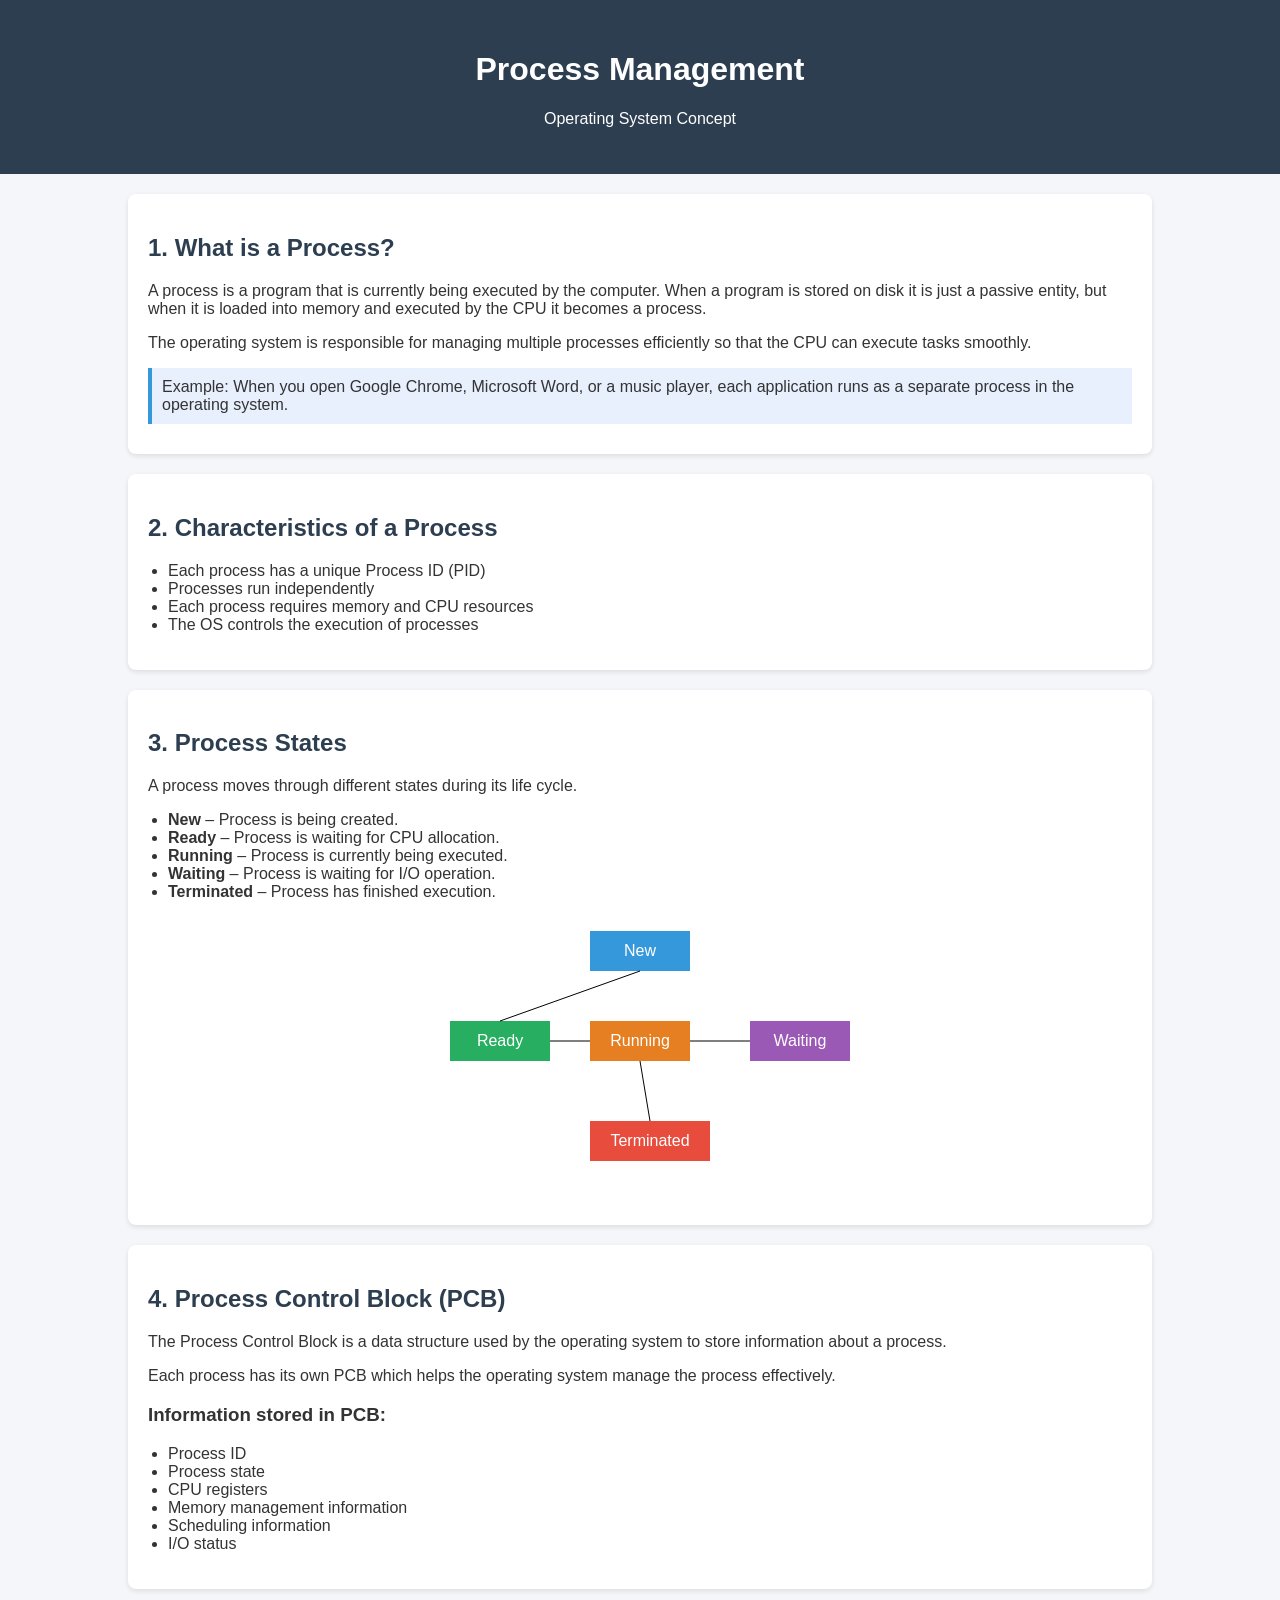
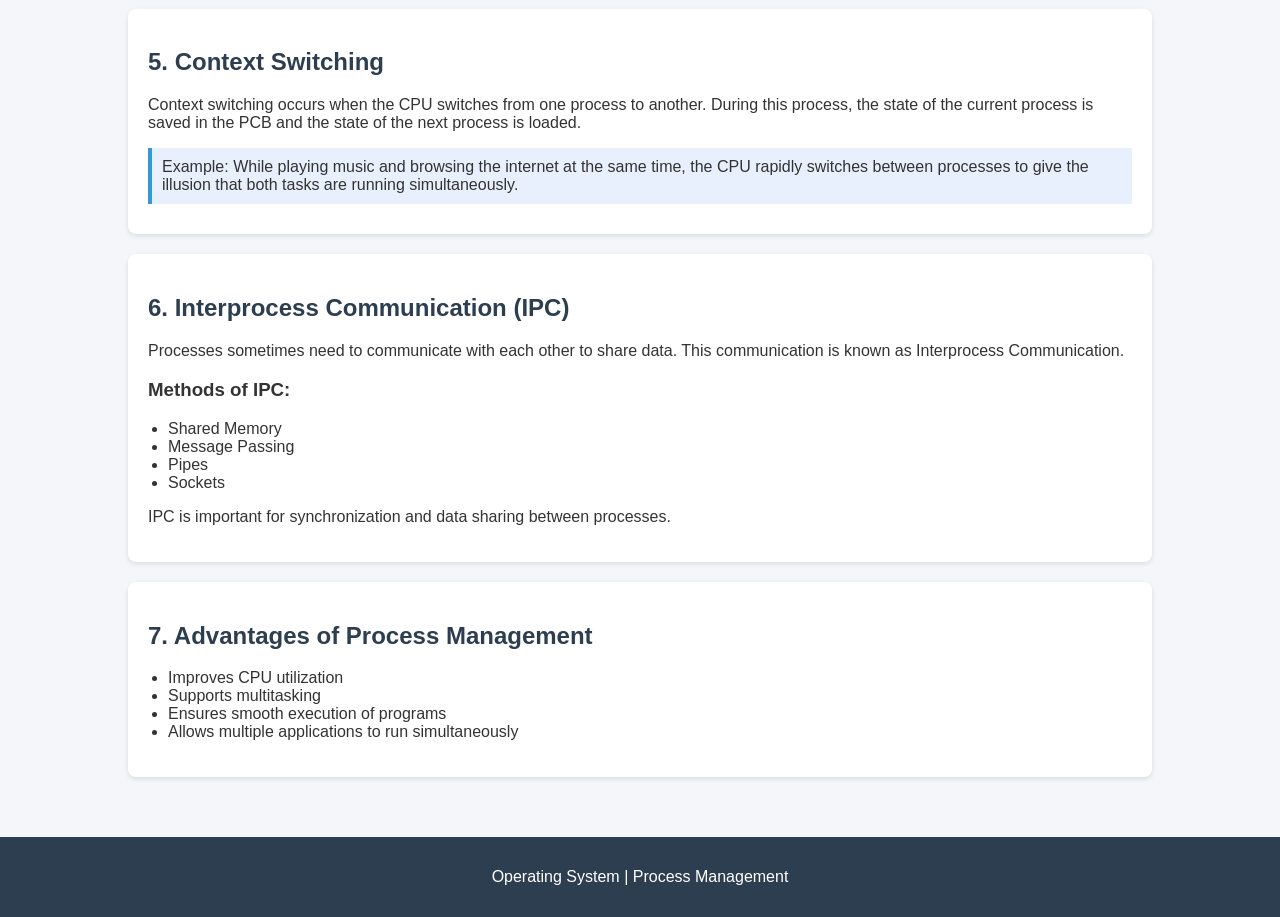
<file: pm.html>
<!DOCTYPE html>
<html lang="en">
<head>
<meta charset="UTF-8">
<meta name="viewport" content="width=device-width, initial-scale=1.0">
<title>Process Management - Operating System</title>

<style>

body{
font-family: Arial, Helvetica, sans-serif;
margin:0;
background:#f4f6f9;
color:#333;
}

header{
background:#2c3e50;
color:white;
text-align:center;
padding:30px;
}

.container{
width:80%;
margin:auto;
padding:20px;
}

.section{
background:white;
padding:20px;
margin-bottom:20px;
border-radius:8px;
box-shadow:0 2px 5px rgba(0,0,0,0.1);
}

h2{
color:#2c3e50;
}

ul{
padding-left:20px;
}

.highlight{
background:#e8f0fe;
padding:10px;
border-left:4px solid #3498db;
margin:10px 0;
}

.diagram{
text-align:center;
margin-top:20px;
}

footer{
text-align:center;
padding:15px;
background:#2c3e50;
color:white;
margin-top:20px;
}

</style>
</head>

<body>

<header>
<h1>Process Management</h1>
<p>Operating System Concept</p>
</header>

<div class="container">

<div class="section">

<h2>1. What is a Process?</h2>

<p>
A process is a program that is currently being executed by the computer.
When a program is stored on disk it is just a passive entity, but when it
is loaded into memory and executed by the CPU it becomes a process.
</p>

<p>
The operating system is responsible for managing multiple processes
efficiently so that the CPU can execute tasks smoothly.
</p>

<div class="highlight">
Example: When you open Google Chrome, Microsoft Word, or a music player,
each application runs as a separate process in the operating system.
</div>

</div>

<div class="section">

<h2>2. Characteristics of a Process</h2>

<ul>
<li>Each process has a unique Process ID (PID)</li>
<li>Processes run independently</li>
<li>Each process requires memory and CPU resources</li>
<li>The OS controls the execution of processes</li>
</ul>

</div>

<div class="section">

<h2>3. Process States</h2>

<p>
A process moves through different states during its life cycle.
</p>

<ul>
<li><b>New</b> – Process is being created.</li>
<li><b>Ready</b> – Process is waiting for CPU allocation.</li>
<li><b>Running</b> – Process is currently being executed.</li>
<li><b>Waiting</b> – Process is waiting for I/O operation.</li>
<li><b>Terminated</b> – Process has finished execution.</li>
</ul>

<div class="diagram">

<svg width="500" height="280">

<rect x="200" y="10" width="100" height="40" fill="#3498db"/>
<text x="250" y="35" text-anchor="middle" fill="white">New</text>

<rect x="60" y="100" width="100" height="40" fill="#27ae60"/>
<text x="110" y="125" text-anchor="middle" fill="white">Ready</text>

<rect x="200" y="100" width="100" height="40" fill="#e67e22"/>
<text x="250" y="125" text-anchor="middle" fill="white">Running</text>

<rect x="360" y="100" width="100" height="40" fill="#9b59b6"/>
<text x="410" y="125" text-anchor="middle" fill="white">Waiting</text>

<rect x="200" y="200" width="120" height="40" fill="#e74c3c"/>
<text x="260" y="225" text-anchor="middle" fill="white">Terminated</text>

<line x1="250" y1="50" x2="110" y2="100" stroke="black"/>
<line x1="160" y1="120" x2="200" y2="120" stroke="black"/>
<line x1="300" y1="120" x2="360" y2="120" stroke="black"/>
<line x1="250" y1="140" x2="260" y2="200" stroke="black"/>

</svg>

</div>

</div>

<div class="section">

<h2>4. Process Control Block (PCB)</h2>

<p>
The Process Control Block is a data structure used by the operating
system to store information about a process.
</p>

<p>
Each process has its own PCB which helps the operating system manage
the process effectively.
</p>

<h3>Information stored in PCB:</h3>

<ul>
<li>Process ID</li>
<li>Process state</li>
<li>CPU registers</li>
<li>Memory management information</li>
<li>Scheduling information</li>
<li>I/O status</li>
</ul>

</div>

<div class="section">

<h2>5. Context Switching</h2>

<p>
Context switching occurs when the CPU switches from one process to
another. During this process, the state of the current process is
saved in the PCB and the state of the next process is loaded.
</p>

<div class="highlight">
Example: While playing music and browsing the internet at the same time,
the CPU rapidly switches between processes to give the illusion that
both tasks are running simultaneously.
</div>

</div>

<div class="section">

<h2>6. Interprocess Communication (IPC)</h2>

<p>
Processes sometimes need to communicate with each other to share data.
This communication is known as Interprocess Communication.
</p>

<h3>Methods of IPC:</h3>

<ul>
<li>Shared Memory</li>
<li>Message Passing</li>
<li>Pipes</li>
<li>Sockets</li>
</ul>

<p>
IPC is important for synchronization and data sharing between processes.
</p>

</div>

<div class="section">

<h2>7. Advantages of Process Management</h2>

<ul>
<li>Improves CPU utilization</li>
<li>Supports multitasking</li>
<li>Ensures smooth execution of programs</li>
<li>Allows multiple applications to run simultaneously</li>
</ul>

</div>

</div>

<footer>
<p>Operating System | Process Management</p>
</footer>

</body>
</html>
</file>
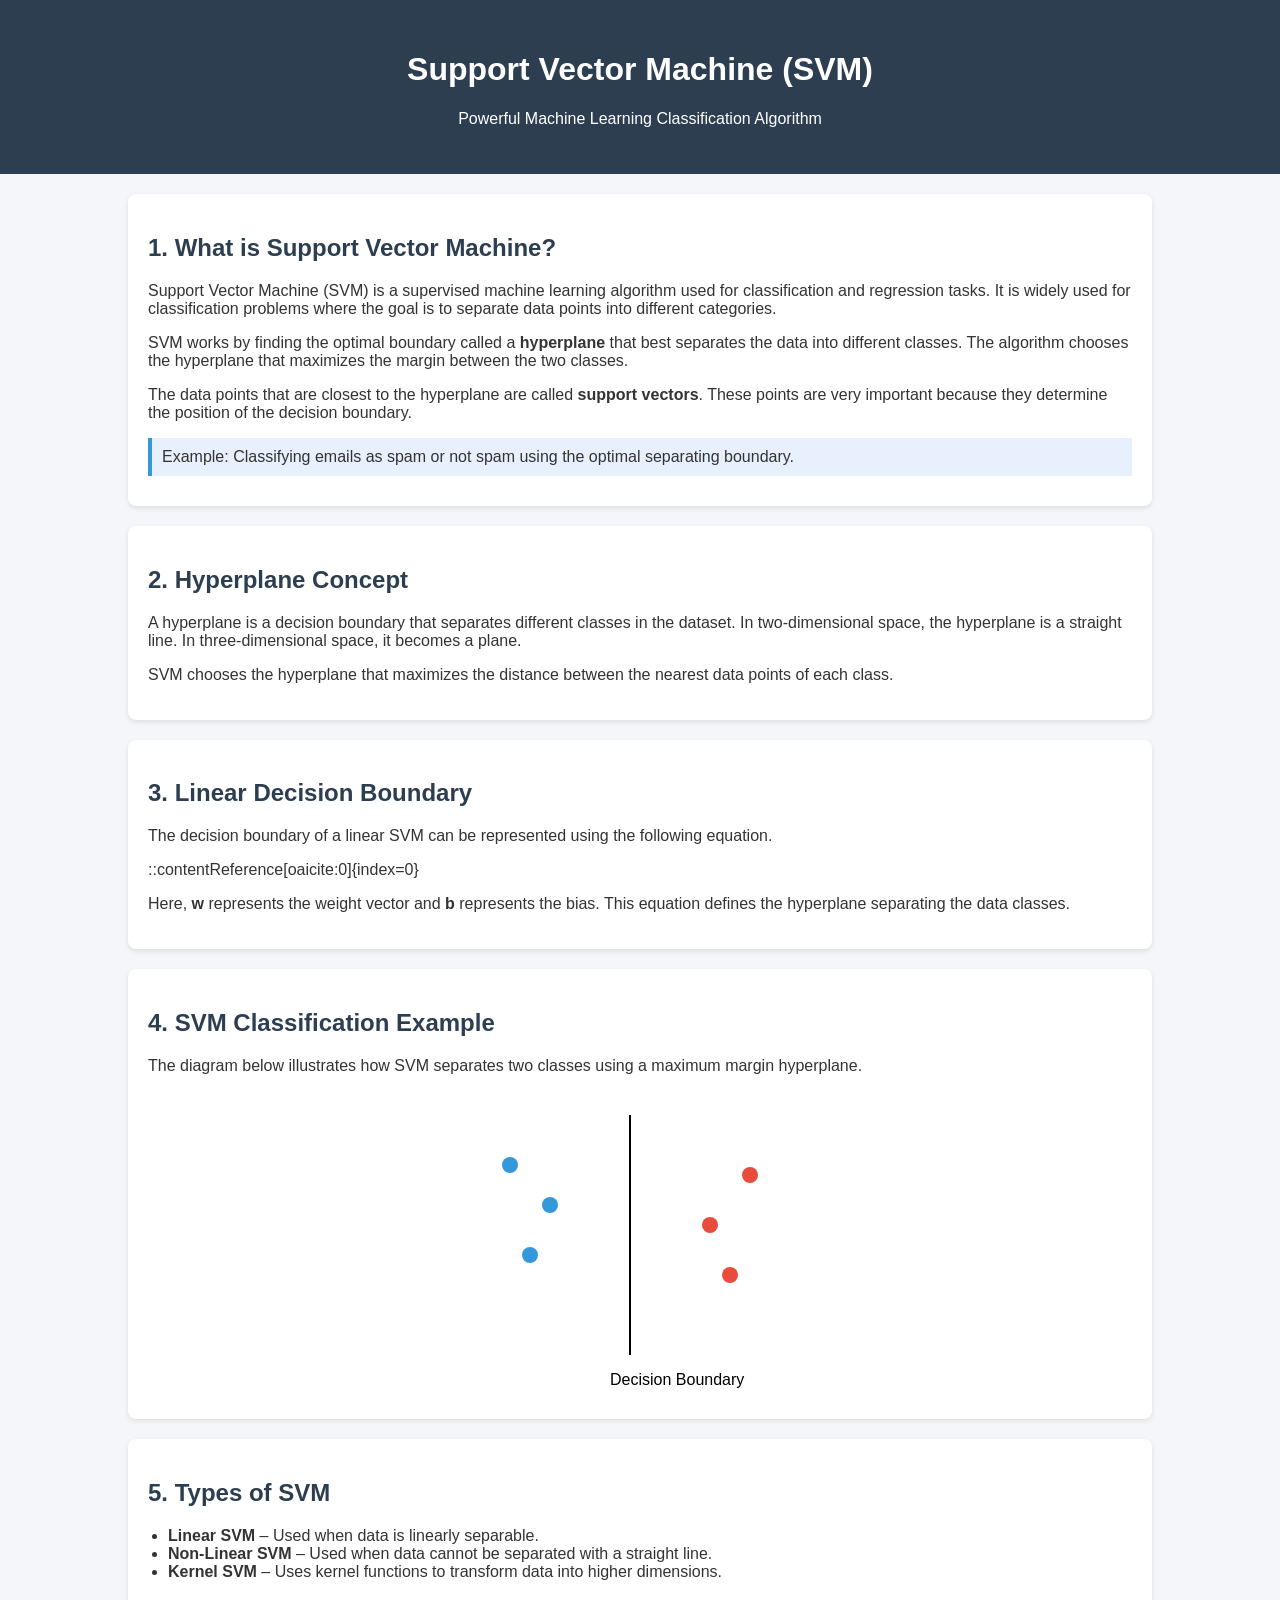
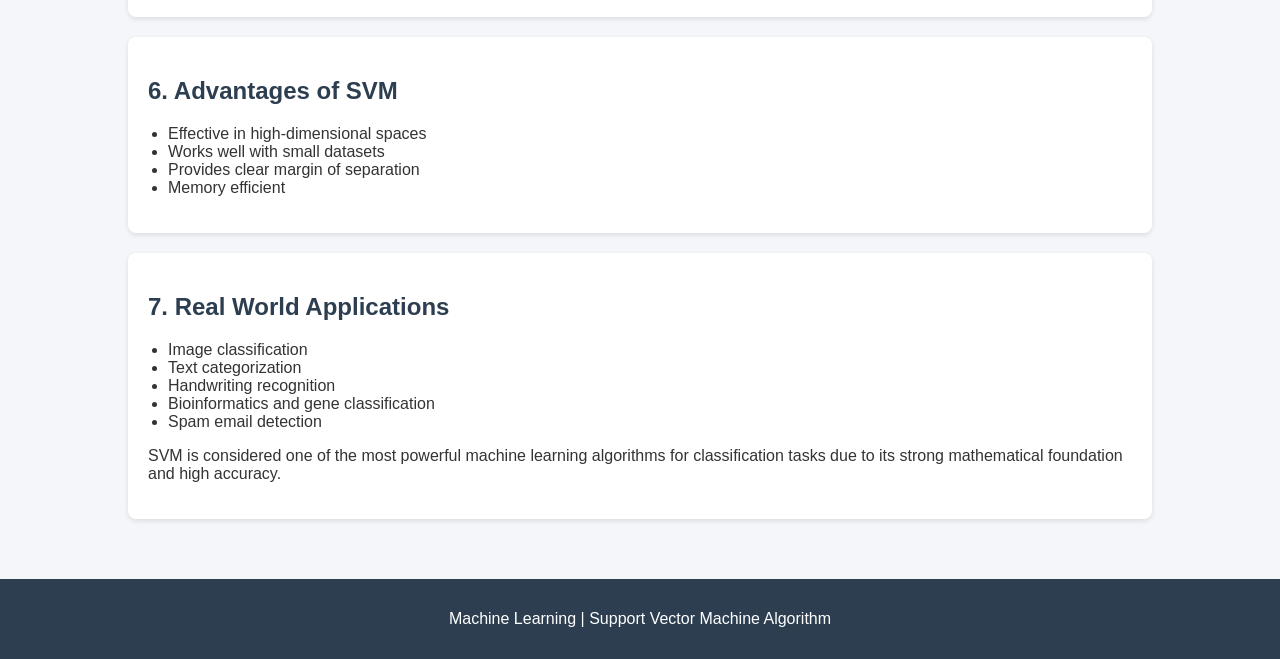
<file: svm.html>
<!DOCTYPE html>
<html lang="en">
<head>
<meta charset="UTF-8">
<meta name="viewport" content="width=device-width, initial-scale=1.0">
<title>Support Vector Machine (SVM)</title>

<style>

body{
    font-family: Arial, Helvetica, sans-serif;
    margin:0;
    background:#f4f6f9;
    color:#333;
}

header{
    background:#2c3e50;
    color:white;
    text-align:center;
    padding:30px;
}

.container{
    width:80%;
    margin:auto;
    padding:20px;
}

.section{
    background:white;
    padding:20px;
    margin-bottom:20px;
    border-radius:8px;
    box-shadow:0 2px 5px rgba(0,0,0,0.1);
}

h2{
    color:#2c3e50;
}

ul{
    padding-left:20px;
}

.highlight{
    background:#e8f0fe;
    padding:10px;
    border-left:4px solid #3498db;
    margin:10px 0;
}

.diagram{
    text-align:center;
    margin-top:20px;
}

footer{
    text-align:center;
    padding:15px;
    background:#2c3e50;
    color:white;
    margin-top:20px;
}

</style>
</head>

<body>

<header>
<h1>Support Vector Machine (SVM)</h1>
<p>Powerful Machine Learning Classification Algorithm</p>
</header>

<div class="container">

<div class="section">
<h2>1. What is Support Vector Machine?</h2>

<p>
Support Vector Machine (SVM) is a supervised machine learning algorithm
used for classification and regression tasks. It is widely used for
classification problems where the goal is to separate data points into
different categories.
</p>

<p>
SVM works by finding the optimal boundary called a <b>hyperplane</b>
that best separates the data into different classes. The algorithm
chooses the hyperplane that maximizes the margin between the two classes.
</p>

<p>
The data points that are closest to the hyperplane are called
<b>support vectors</b>. These points are very important because they
determine the position of the decision boundary.
</p>

<div class="highlight">
Example: Classifying emails as spam or not spam using the optimal separating boundary.
</div>

</div>


<div class="section">
<h2>2. Hyperplane Concept</h2>

<p>
A hyperplane is a decision boundary that separates different classes
in the dataset. In two-dimensional space, the hyperplane is a straight line.
In three-dimensional space, it becomes a plane.
</p>

<p>
SVM chooses the hyperplane that maximizes the distance between the
nearest data points of each class.
</p>

</div>


<div class="section">
<h2>3. Linear Decision Boundary</h2>

<p>
The decision boundary of a linear SVM can be represented using
the following equation.
</p>


::contentReference[oaicite:0]{index=0}


<p>
Here, <b>w</b> represents the weight vector and <b>b</b> represents the bias.
This equation defines the hyperplane separating the data classes.
</p>

</div>


<div class="section">
<h2>4. SVM Classification Example</h2>

<p>
The diagram below illustrates how SVM separates two classes using a
maximum margin hyperplane.
</p>

<div class="diagram">

<svg width="420" height="300">

<!-- Class A -->
<circle cx="80" cy="70" r="8" fill="#3498db"/>
<circle cx="120" cy="110" r="8" fill="#3498db"/>
<circle cx="100" cy="160" r="8" fill="#3498db"/>

<!-- Class B -->
<circle cx="320" cy="80" r="8" fill="#e74c3c"/>
<circle cx="280" cy="130" r="8" fill="#e74c3c"/>
<circle cx="300" cy="180" r="8" fill="#e74c3c"/>

<!-- Hyperplane -->
<line x1="200" y1="20" x2="200" y2="260" stroke="black" stroke-width="2"/>

<text x="180" y="290">Decision Boundary</text>

</svg>

</div>

</div>


<div class="section">
<h2>5. Types of SVM</h2>

<ul>
<li><b>Linear SVM</b> – Used when data is linearly separable.</li>
<li><b>Non-Linear SVM</b> – Used when data cannot be separated with a straight line.</li>
<li><b>Kernel SVM</b> – Uses kernel functions to transform data into higher dimensions.</li>
</ul>

</div>


<div class="section">
<h2>6. Advantages of SVM</h2>

<ul>
<li>Effective in high-dimensional spaces</li>
<li>Works well with small datasets</li>
<li>Provides clear margin of separation</li>
<li>Memory efficient</li>
</ul>

</div>


<div class="section">
<h2>7. Real World Applications</h2>

<ul>
<li>Image classification</li>
<li>Text categorization</li>
<li>Handwriting recognition</li>
<li>Bioinformatics and gene classification</li>
<li>Spam email detection</li>
</ul>

<p>
SVM is considered one of the most powerful machine learning algorithms
for classification tasks due to its strong mathematical foundation
and high accuracy.
</p>

</div>

</div>

<footer>
<p>Machine Learning | Support Vector Machine Algorithm</p>
</footer>

</body>
</html>
</file>
